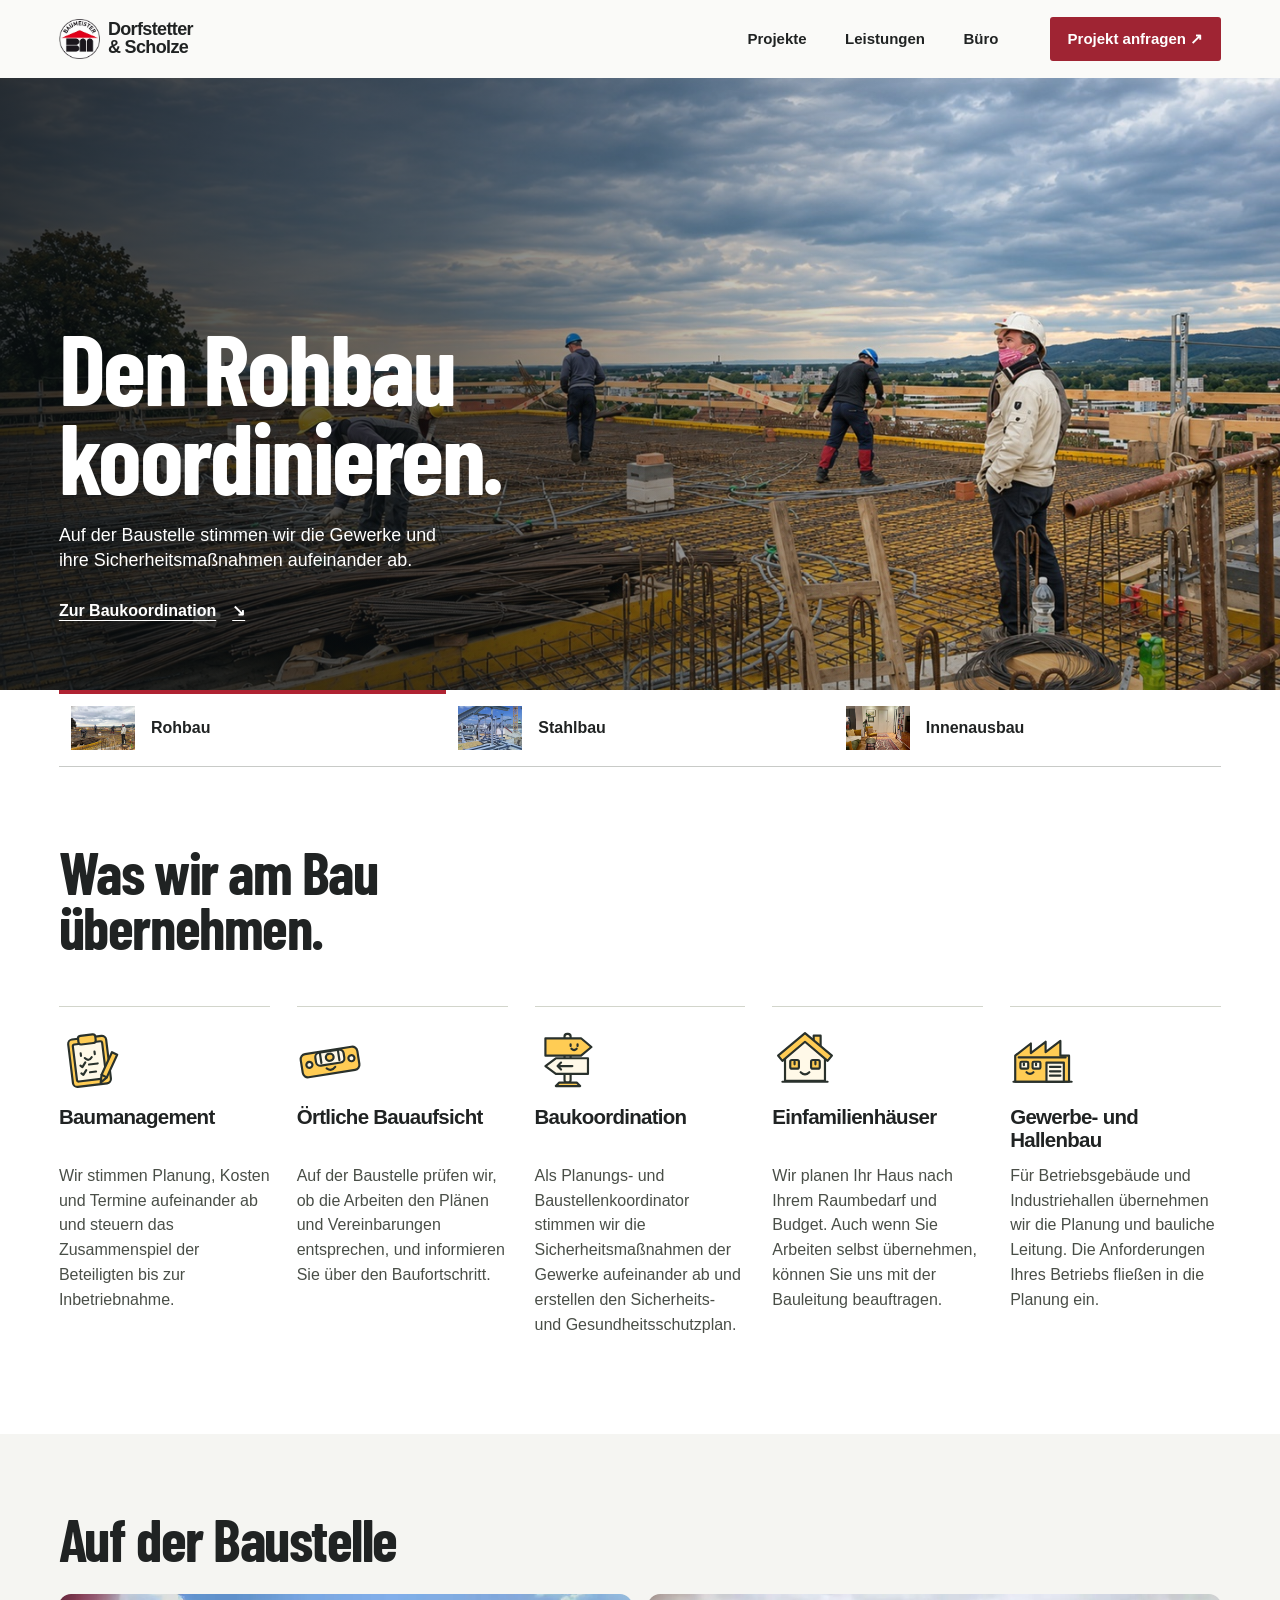
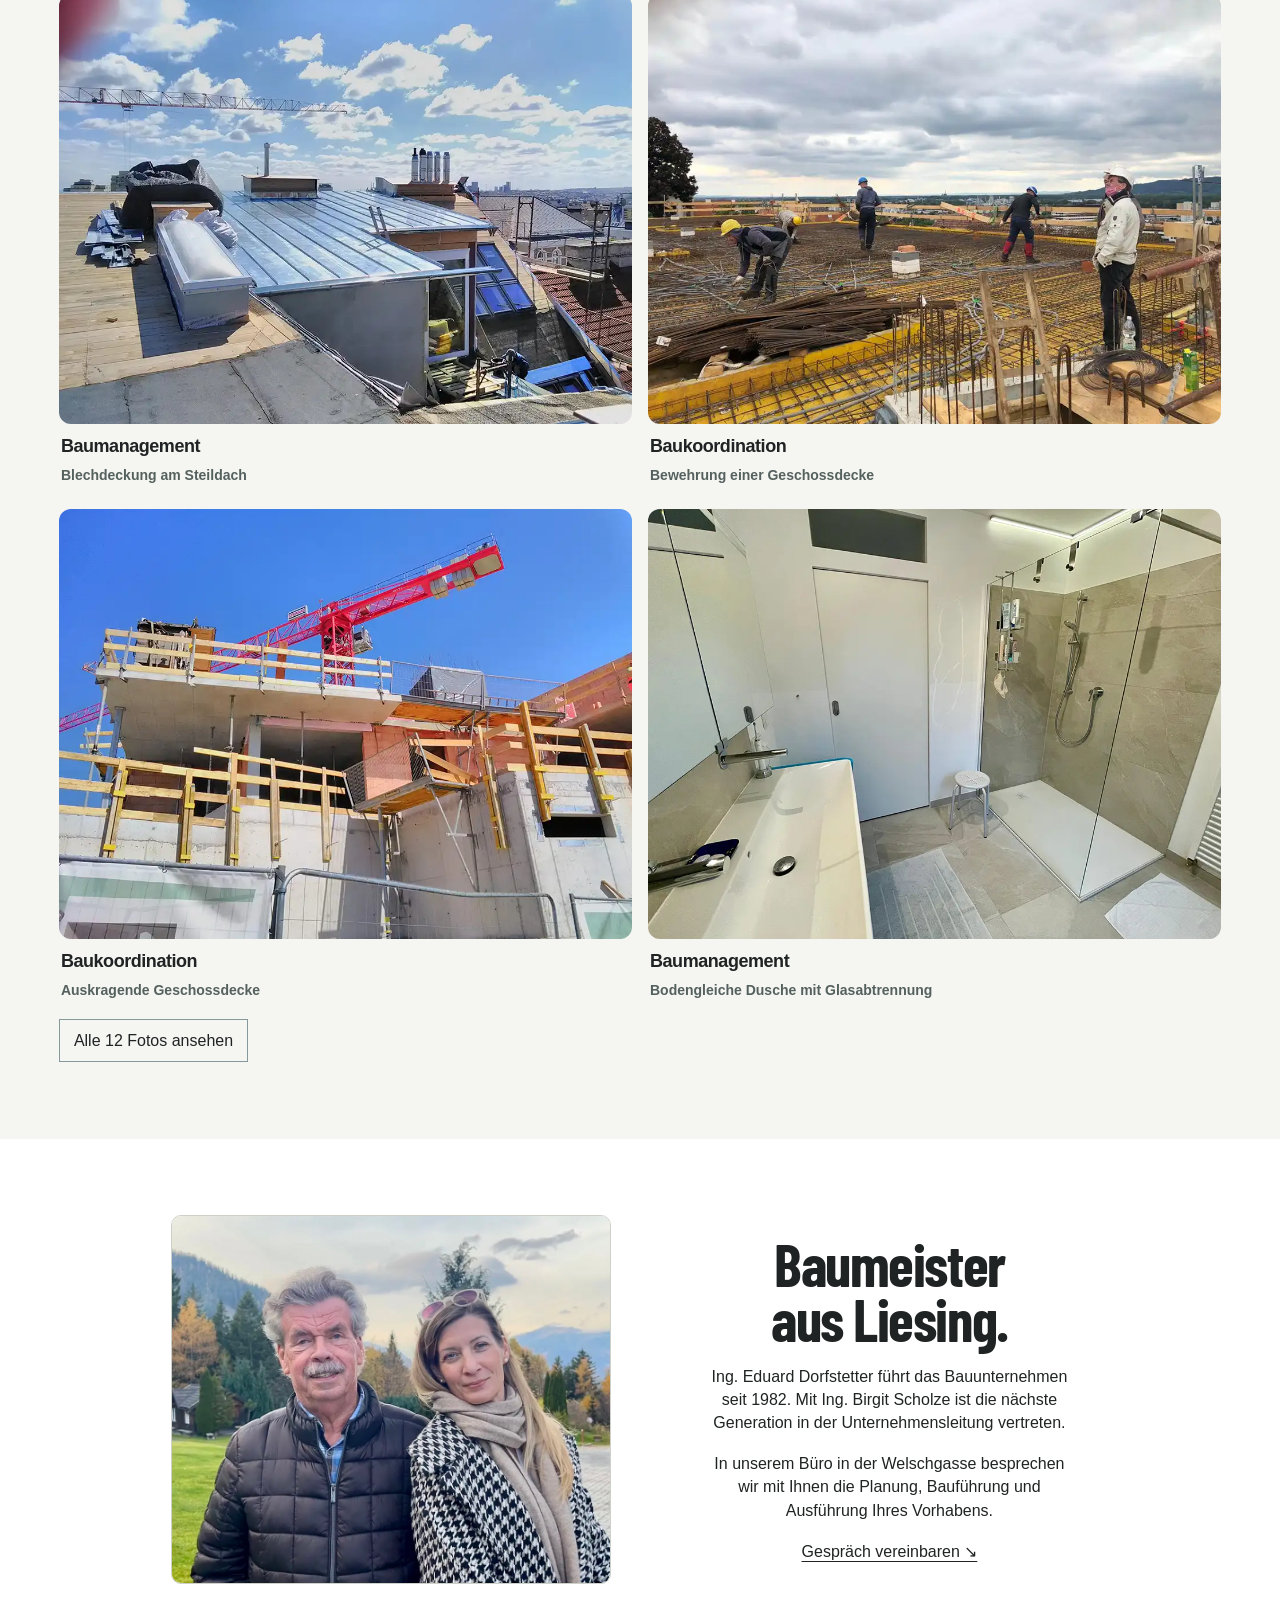
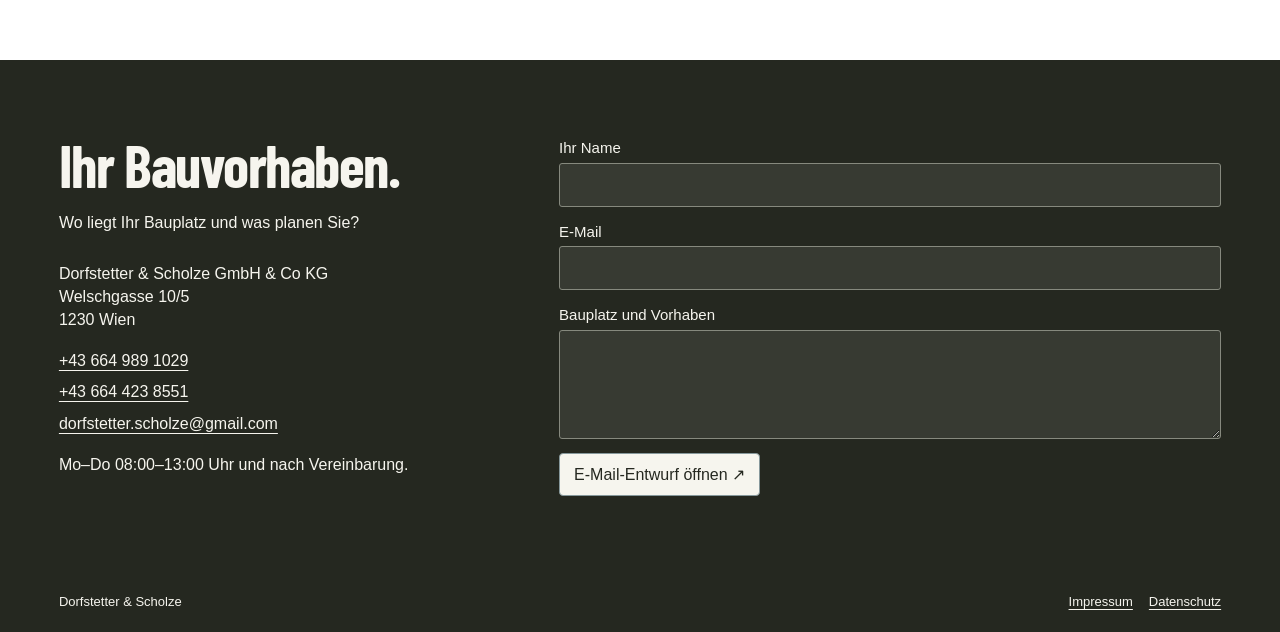
<file: index.html>
<!doctype html>
<html lang="de-AT">
<head>
<meta charset="utf-8">
<meta name="viewport" content="width=device-width, initial-scale=1, viewport-fit=cover">
<title>Dorfstetter &amp; Scholze | Baumeister in Wien-Liesing</title>
<meta name="description" content="Bauplanung, Bauführung, örtliche Bauaufsicht und Baukoordination in Wien und Niederösterreich. Dorfstetter &amp; Scholze in 1230 Wien.">
<meta name="theme-color" content="#fafaf8">
<link rel="icon" href="media/logo.png">
<link rel="preload" as="image" media="(min-width:751px) and (min-height:501px), (min-width:951px)" href="media/hero-rohbau.jpg" imagesrcset="media/hero-rohbau.jpg 1440w, media/hero-rohbau-4k.jpg 3840w" imagesizes="100vw">
<link rel="stylesheet" href="style.css?referenzen=1">
<link rel="stylesheet" href="mobil.css?hero=4" media="(max-width:750px), (max-width:950px) and (max-height:500px)">
<script src="site.js?referenzen=1" defer></script>
</head>
<body>
<a class="skip" href="#inhalt">Zum Inhalt</a>
<header>
  <a class="wordmark" href="#inhalt" aria-label="Dorfstetter und Scholze, Startseite"><img src="media/logo-klein.webp" alt=""><span>Dorfstetter<br>&amp; Scholze</span></a>
  <nav id="hauptnavigation" aria-label="Hauptnavigation"><a href="#referenzen">Projekte</a><a href="#leistungen">Leistungen</a><a href="#buero">Büro</a></nav>
  <a class="contact-link" href="#kontakt"><span class="cta-prefix">Projekt </span>anfragen <span aria-hidden="true">↗</span></a>
  <button class="menu-toggle" type="button" aria-controls="hauptnavigation" aria-expanded="false" hidden>Menü</button>
</header>
<main id="inhalt">
<section class="dispatch" aria-label="Aufgaben auf der Baustelle">
  <div class="stage" id="motiv-rohbau">
    <picture>
      <source media="(max-width:750px) and (orientation:portrait)" srcset="media/mobil-hoch-rohbau-576.webp 576w, media/mobil-hoch-rohbau-960.webp 960w" sizes="100vw" width="960" height="1440">
      <source media="(max-width:750px), (max-width:950px) and (max-height:500px)" srcset="media/mobil-rohbau-576.webp 576w, media/mobil-rohbau-1080.webp 1080w" sizes="100vw" width="1080" height="675">
      <img src="media/hero-rohbau.jpg" srcset="media/hero-rohbau.jpg 1440w, media/hero-rohbau-4k.jpg 3840w" sizes="100vw" width="3840" height="2160" alt="Mehrere Gewerke arbeiten auf der Bewehrung einer Geschossdecke" fetchpriority="high">
    </picture>
    <div class="stage-copy">
      <h1>Den Rohbau<br>koordinieren.</h1>
      <p>Auf der Baustelle stimmen wir die Gewerke und ihre Sicherheitsmaßnahmen aufeinander ab.</p>
      <a href="#baukoordination">Zur Baukoordination <span aria-hidden="true">↘</span></a>
    </div>
  </div>
  <div class="stage" id="motiv-stahlbau">
    <picture>
      <source media="(max-width:750px) and (orientation:portrait)" srcset="media/mobil-hoch-stahlbau-576.webp 576w, media/mobil-hoch-stahlbau-960.webp 960w" sizes="100vw" width="960" height="1440">
      <source media="(max-width:750px), (max-width:950px) and (max-height:500px)" srcset="media/mobil-stahlbau-576.webp 576w, media/mobil-stahlbau-1080.webp 1080w" sizes="100vw" width="1080" height="675">
      <img src="media/hero-stahlbau.jpg" srcset="media/hero-stahlbau.jpg 1440w, media/hero-stahlbau-4k.jpg 3840w" sizes="100vw" width="3840" height="2160" alt="Montage eines Stahltragwerks auf einer Dachbaustelle" loading="lazy">
    </picture>
    <div class="stage-copy">
      <h1>Stahlbau über<br>den Dächern.</h1>
      <p>Für dieses Dach wurde ein Stahltragwerk aus Stützen und geneigten Trägern montiert. Unser Leistungsbereich war das Baumanagement.</p>
      <a href="#referenzen">Zu den Referenzen <span aria-hidden="true">↘</span></a>
    </div>
  </div>
  <div class="stage" id="motiv-innenausbau">
    <picture>
      <source media="(max-width:750px) and (orientation:portrait)" srcset="media/mobil-hoch-innenausbau-576.webp 576w, media/mobil-hoch-innenausbau-960.webp 960w" sizes="100vw" width="960" height="1440">
      <source media="(max-width:750px), (max-width:950px) and (max-height:500px)" srcset="media/mobil-innenausbau-576.webp 576w, media/mobil-innenausbau-1080.webp 1080w" sizes="100vw" width="1080" height="675">
      <img src="media/hero-innenausbau.jpg" srcset="media/hero-innenausbau.jpg 1440w, media/hero-innenausbau-4k.jpg 3840w" sizes="100vw" width="3840" height="2160" alt="Ausgebauter Wohnraum mit Parkettboden und Bücherregalen" loading="lazy">
    </picture>
    <div class="stage-copy">
      <h1>Innenausbau<br>im Bestand.</h1>
      <p>Der fertige Wohnraum mit Holzboden und eingebauter Innentür ist eine Referenz aus unserem Baumanagement.</p>
      <a href="#kontakt">Bauvorhaben besprechen <span aria-hidden="true">↘</span></a>
    </div>
  </div>
  <div class="chapter-nav" role="radiogroup" aria-label="Baustellenaufnahme wählen">
    <label><input type="radio" name="baumotiv" value="rohbau" aria-controls="motiv-rohbau" checked><img src="media/ref-07.webp" alt=""><span>Rohbau</span></label>
    <label><input type="radio" name="baumotiv" value="stahlbau" aria-controls="motiv-stahlbau"><img src="media/ref-05.webp" alt=""><span>Stahlbau</span></label>
    <label><input type="radio" name="baumotiv" value="innenausbau" aria-controls="motiv-innenausbau"><img src="media/ref-03.webp" alt=""><span>Innenausbau</span></label>
  </div>
</section>
<section class="services section" id="leistungen">
  <div class="section-heading"><h2>Was wir am Bau übernehmen.</h2></div>
  <div class="service-list">
  <article id="baumanagement"><img src="media/zeichen-management.svg" alt="" width="76" height="76"><div><h3>Baumanagement</h3><p>Wir stimmen Planung, Kosten und Termine aufeinander ab und steuern das Zusammenspiel der Beteiligten bis zur Inbetriebnahme.</p></div></article>
  <article id="bauaufsicht"><img src="media/zeichen-aufsicht.svg" alt="" width="76" height="76"><div><h3>Örtliche Bauaufsicht</h3><p>Auf der Baustelle prüfen wir, ob die Arbeiten den Plänen und Vereinbarungen entsprechen, und informieren Sie über den Baufortschritt.</p></div></article>
  <article id="baukoordination"><img src="media/zeichen-koordination.svg" alt="" width="76" height="76"><div><h3>Baukoordination</h3><p>Als Planungs- und Baustellenkoordinator stimmen wir die Sicherheitsmaßnahmen der Gewerke aufeinander ab und erstellen den Sicherheits- und Gesundheitsschutzplan.</p></div></article>
  <article id="einfamilienhaeuser"><img src="media/zeichen-einfamilienhaus.svg" alt="" width="76" height="76"><div><h3>Einfamilienhäuser</h3><p>Wir planen Ihr Haus nach Ihrem Raumbedarf und Budget. Auch wenn Sie Arbeiten selbst übernehmen, können Sie uns mit der Bauleitung beauftragen.</p></div></article>
  <article id="hallenbau"><img src="media/zeichen-hallenbau.svg" alt="" width="76" height="76"><div><h3>Gewerbe- und Hallenbau</h3><p>Für Betriebsgebäude und Industriehallen übernehmen wir die Planung und bauliche Leitung. Die Anforderungen Ihres Betriebs fließen in die Planung ein.</p></div></article>
  </div>
</section>
<section class="portfolio section" id="referenzen"><div class="section-heading"><h2>Auf der Baustelle</h2></div>
<div class="gallery">
<a class="photo" href="referenzen/arbeiten-am-dach.html" target="_blank" rel="noopener" aria-label="Baumanagement – Blechdeckung am Steildach (öffnet in neuem Tab)"><img loading="lazy" alt="" src="media/ref-04.webp"><span>Baumanagement<small>Blechdeckung am Steildach</small></span></a>
<a class="photo" href="referenzen/bewehrung-auf-der-baustelle.html" target="_blank" rel="noopener" aria-label="Baukoordination – Bewehrung einer Geschossdecke (öffnet in neuem Tab)"><img loading="lazy" alt="" src="media/ref-07.webp"><span>Baukoordination<small>Bewehrung einer Geschossdecke</small></span></a>
<a class="photo" href="referenzen/deckenbau.html" target="_blank" rel="noopener" aria-label="Baukoordination – Auskragende Geschossdecke (öffnet in neuem Tab)"><img loading="lazy" alt="" src="media/ref-10.webp"><span>Baukoordination<small>Auskragende Geschossdecke</small></span></a>
<a class="photo" href="referenzen/duschbereich-im-innenausbau.html" target="_blank" rel="noopener" aria-label="Baumanagement – Bodengleiche Dusche mit Glasabtrennung (öffnet in neuem Tab)"><img loading="lazy" alt="" src="media/ref-01.webp"><span>Baumanagement<small>Bodengleiche Dusche mit Glasabtrennung</small></span></a>
<a class="photo" href="referenzen/dachterrasse.html" target="_blank" rel="noopener" aria-label="Baukoordination – Dachterrasse mit Holzbelag (öffnet in neuem Tab)"><img loading="lazy" alt="" src="media/ref-11.webp"><span>Baukoordination<small>Dachterrasse mit Holzbelag</small></span></a>
<a class="photo" href="referenzen/stahltragwerk.html" target="_blank" rel="noopener" aria-label="Baumanagement – Stahlkonstruktion für ein Dach (öffnet in neuem Tab)"><img loading="lazy" alt="" src="media/ref-05.webp"><span>Baumanagement<small>Stahlkonstruktion für ein Dach</small></span></a>
<a class="photo" href="referenzen/rohbau-und-geruest.html" target="_blank" rel="noopener" aria-label="Baukoordination – Rohbau mit abgestützter Geschossdecke (öffnet in neuem Tab)"><img loading="lazy" alt="" src="media/ref-06.webp"><span>Baukoordination<small>Rohbau mit abgestützter Geschossdecke</small></span></a>
<a class="photo" href="referenzen/fassadenarbeiten.html" target="_blank" rel="noopener" aria-label="Baukoordination – Gerüst für die Fassadenarbeiten (öffnet in neuem Tab)"><img loading="lazy" alt="" src="media/ref-08.webp"><span>Baukoordination<small>Gerüst für die Fassadenarbeiten</small></span></a>
<a class="photo" href="referenzen/rohbau-mit-kran.html" target="_blank" rel="noopener" aria-label="Baukoordination – Rohbau mit Turmdrehkran (öffnet in neuem Tab)"><img loading="lazy" alt="" src="media/ref-09.webp"><span>Baukoordination<small>Rohbau mit Turmdrehkran</small></span></a>
<a class="photo" href="referenzen/sanitaerarbeiten.html" target="_blank" rel="noopener" aria-label="Baumanagement – Sanitärausbau mit Vorwandinstallation (öffnet in neuem Tab)"><img loading="lazy" alt="" src="media/ref-02.webp"><span>Baumanagement<small>Sanitärausbau mit Vorwandinstallation</small></span></a>
<a class="photo" href="referenzen/fertiger-wohnraum.html" target="_blank" rel="noopener" aria-label="Baumanagement – Innenausbau eines Wohnraums (öffnet in neuem Tab)"><img loading="lazy" alt="" src="media/ref-03.webp"><span>Baumanagement<small>Innenausbau eines Wohnraums</small></span></a>
<a class="photo" href="referenzen/dachanschluss.html" target="_blank" rel="noopener" aria-label="Baukoordination – Dachfenster und Zugang zur oberen Dachfläche (öffnet in neuem Tab)"><img loading="lazy" alt="" src="media/ref-12.webp"><span>Baukoordination<small>Dachfenster und Zugang zur oberen Dachfläche</small></span></a>
</div><button class="expand" hidden>Alle 12 Fotos ansehen</button></section>
<section class="office section" id="buero" aria-labelledby="office-heading">
  <figure class="portrait"><img src="media/buero-portraet.jpg" width="975" height="815" loading="lazy" alt="Zwei Personen vor bewaldeten Bergen"></figure>
  <div><h2 id="office-heading">Baumeister<br>aus Liesing.</h2>
    <p>Ing. Eduard Dorfstetter führt das Bauunternehmen seit 1982. Mit Ing. Birgit Scholze ist die nächste Generation in der Unternehmensleitung vertreten.</p>
    <p>In unserem Büro in der Welschgasse besprechen wir mit Ihnen die Planung, Bauführung und Ausführung Ihres Vorhabens.</p>
    <a href="#kontakt">Gespräch vereinbaren ↘</a>
  </div>
</section>
<section class="contact section" id="kontakt" aria-labelledby="contact-heading">
  <div><h2 id="contact-heading">Ihr Bauvorhaben.</h2>
    <p>Wo liegt Ihr Bauplatz und was planen Sie?</p>
    <address>Dorfstetter &amp; Scholze GmbH &amp; Co KG<br>Welschgasse 10/5<br>1230 Wien</address>
    <a href="tel:+436649891029">+43 664 989 1029</a>
    <a href="tel:+436644238551">+43 664 423 8551</a>
    <a href="mailto:dorfstetter.scholze@gmail.com">dorfstetter.scholze@gmail.com</a>
    <p>Mo–Do 08:00–13:00 Uhr und nach Vereinbarung.</p>
  </div>
  <form action="mailto:dorfstetter.scholze@gmail.com" method="post" enctype="text/plain">
    <label>Ihr Name<input name="Name" autocomplete="name" required></label>
    <label>E-Mail<input type="email" name="E-Mail" autocomplete="email" required></label>
    <label>Bauplatz und Vorhaben<textarea name="Vorhaben" rows="4" required></textarea></label>
    <button type="submit">E-Mail-Entwurf öffnen ↗</button>
  </form>
</section>
</main><footer><span>Dorfstetter &amp; Scholze</span><div><a href="https://www.edu-der-baumeister.at/impressum">Impressum</a><a href="https://www.edu-der-baumeister.at/datenschutz-">Datenschutz</a></div></footer>
</body></html>
</file>
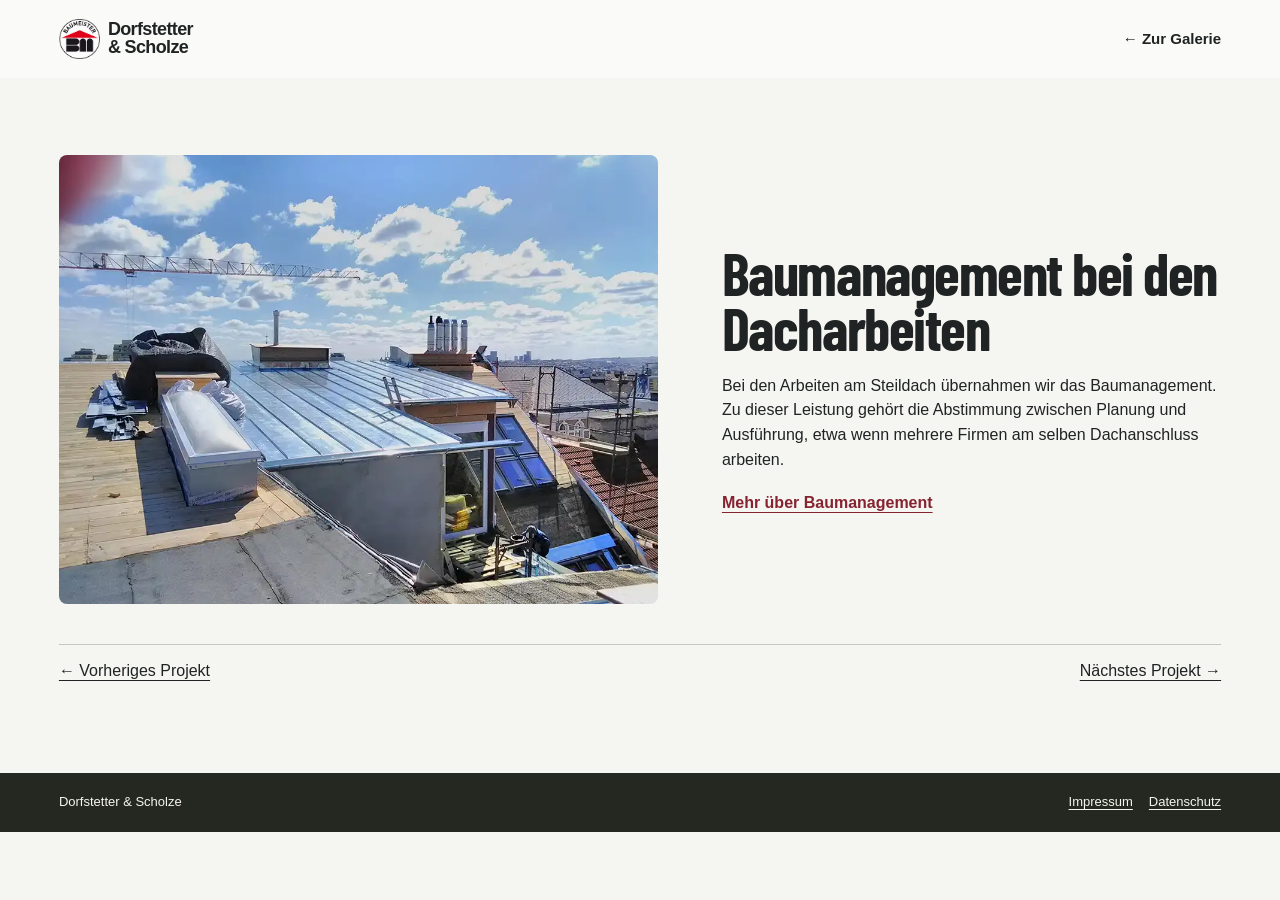
<file: referenzen/arbeiten-am-dach.html>
<!doctype html>
<html lang="de-AT">
<head>
  <meta charset="utf-8">
  <meta name="viewport" content="width=device-width, initial-scale=1">
  <title>Baumanagement bei den Dacharbeiten | Dorfstetter &amp; Scholze</title>
  <link rel="icon" href="../media/logo-klein.webp">
  <link rel="stylesheet" href="../style.css?referenzen=1">
</head>
<body>
<header class="reference-header">
  <a href="../index.html" class="wordmark"><img src="../media/logo-klein.webp" alt=""><span>Dorfstetter<br>&amp; Scholze</span></a>
  <a href="../index.html#referenzen">← Zur Galerie</a>
</header>
<main class="reference-page">
  <article class="photo-detail">
    <img src="../media/ref-04.webp" alt="Blechdeckung am Steildach">
    <div>
      <h1>Baumanagement bei den Dacharbeiten</h1>
      <p class="project-scope">Bei den Arbeiten am Steildach übernahmen wir das Baumanagement. Zu dieser Leistung gehört die Abstimmung zwischen Planung und Ausführung, etwa wenn mehrere Firmen am selben Dachanschluss arbeiten.</p>
      <a class="scope-link" href="../index.html#baumanagement">Mehr über Baumanagement</a>
    </div>
  </article>
  <nav class="reference-links" aria-label="Weitere Referenzen">
    <a href="dachanschluss.html" rel="prev">← Vorheriges Projekt</a>
    <a href="bewehrung-auf-der-baustelle.html" rel="next">Nächstes Projekt →</a>
  </nav>
</main>
<footer><span>Dorfstetter &amp; Scholze</span><div><a href="https://www.edu-der-baumeister.at/impressum">Impressum</a><a href="https://www.edu-der-baumeister.at/datenschutz-">Datenschutz</a></div></footer>
</body>
</html>
</file>
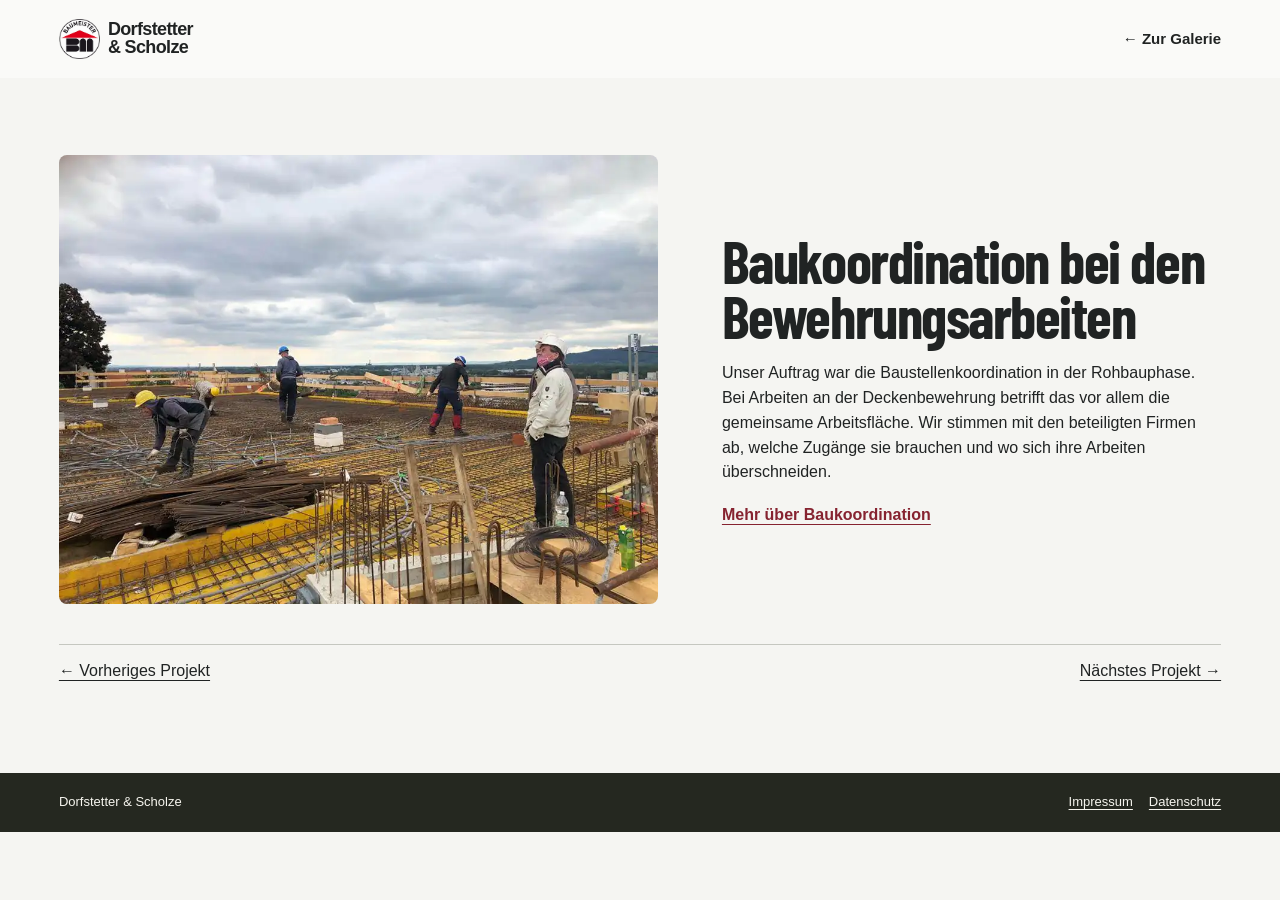
<file: referenzen/bewehrung-auf-der-baustelle.html>
<!doctype html>
<html lang="de-AT">
<head>
  <meta charset="utf-8">
  <meta name="viewport" content="width=device-width, initial-scale=1">
  <title>Baukoordination bei den Bewehrungsarbeiten | Dorfstetter &amp; Scholze</title>
  <link rel="icon" href="../media/logo-klein.webp">
  <link rel="stylesheet" href="../style.css?referenzen=1">
</head>
<body>
<header class="reference-header">
  <a href="../index.html" class="wordmark"><img src="../media/logo-klein.webp" alt=""><span>Dorfstetter<br>&amp; Scholze</span></a>
  <a href="../index.html#referenzen">← Zur Galerie</a>
</header>
<main class="reference-page">
  <article class="photo-detail">
    <img src="../media/ref-07.webp" alt="Bewehrung einer Geschossdecke">
    <div>
      <h1>Baukoordination bei den Bewehrungsarbeiten</h1>
      <p class="project-scope">Unser Auftrag war die Baustellenkoordination in der Rohbauphase. Bei Arbeiten an der Deckenbewehrung betrifft das vor allem die gemeinsame Arbeitsfläche. Wir stimmen mit den beteiligten Firmen ab, welche Zugänge sie brauchen und wo sich ihre Arbeiten überschneiden.</p>
      <a class="scope-link" href="../index.html#baukoordination">Mehr über Baukoordination</a>
    </div>
  </article>
  <nav class="reference-links" aria-label="Weitere Referenzen">
    <a href="arbeiten-am-dach.html" rel="prev">← Vorheriges Projekt</a>
    <a href="deckenbau.html" rel="next">Nächstes Projekt →</a>
  </nav>
</main>
<footer><span>Dorfstetter &amp; Scholze</span><div><a href="https://www.edu-der-baumeister.at/impressum">Impressum</a><a href="https://www.edu-der-baumeister.at/datenschutz-">Datenschutz</a></div></footer>
</body>
</html>
</file>
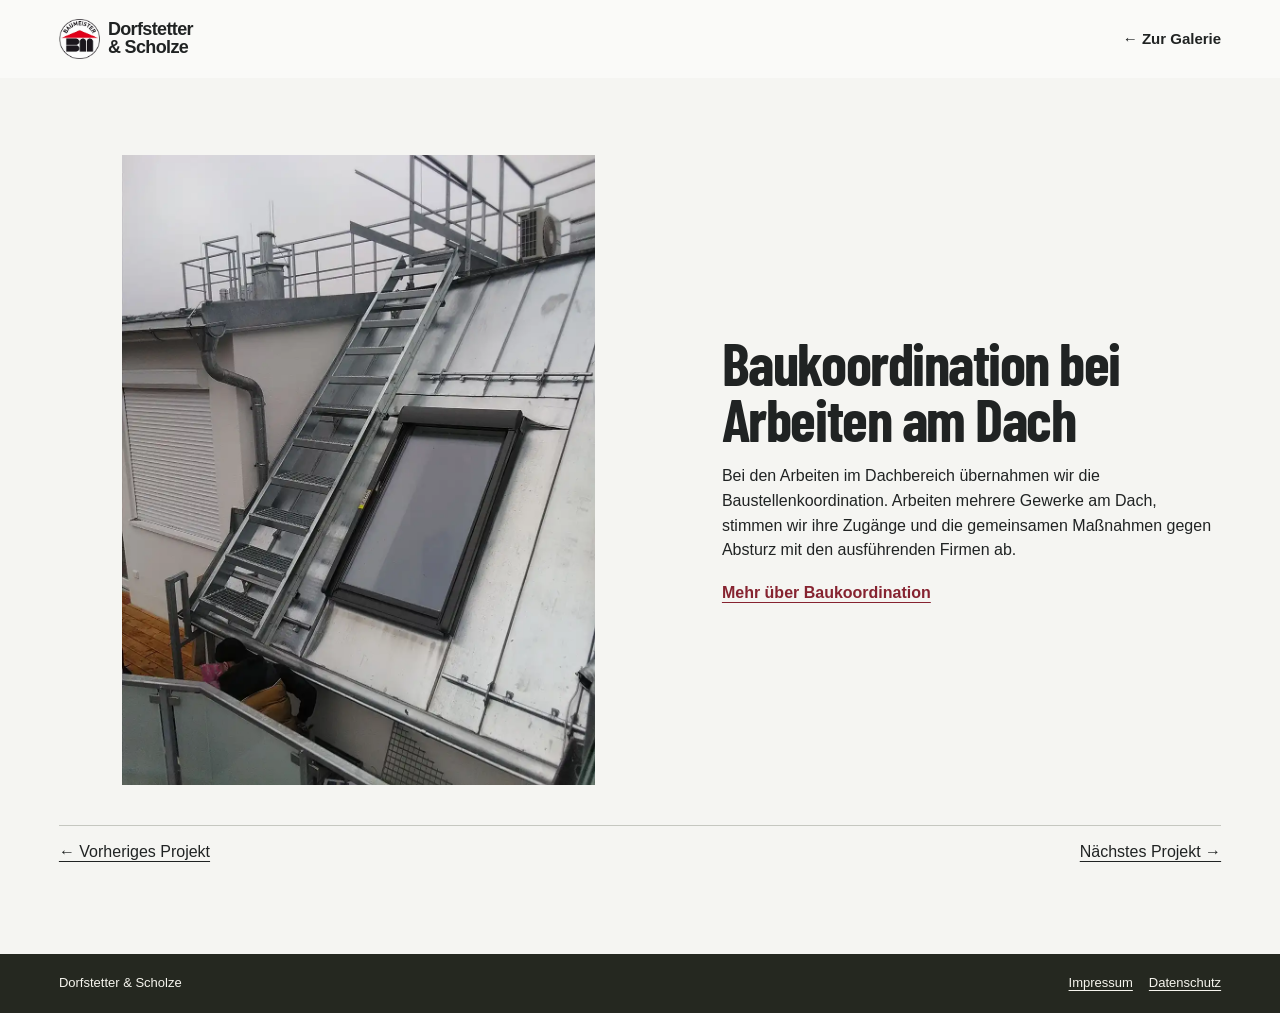
<file: referenzen/dachanschluss.html>
<!doctype html>
<html lang="de-AT">
<head>
  <meta charset="utf-8">
  <meta name="viewport" content="width=device-width, initial-scale=1">
  <title>Baukoordination bei Arbeiten am Dach | Dorfstetter &amp; Scholze</title>
  <link rel="icon" href="../media/logo-klein.webp">
  <link rel="stylesheet" href="../style.css?referenzen=1">
</head>
<body>
<header class="reference-header">
  <a href="../index.html" class="wordmark"><img src="../media/logo-klein.webp" alt=""><span>Dorfstetter<br>&amp; Scholze</span></a>
  <a href="../index.html#referenzen">← Zur Galerie</a>
</header>
<main class="reference-page">
  <article class="photo-detail">
    <img src="../media/ref-12.webp" alt="Dachfenster und Zugang zur oberen Dachfläche">
    <div>
      <h1>Baukoordination bei Arbeiten am Dach</h1>
      <p class="project-scope">Bei den Arbeiten im Dachbereich übernahmen wir die Baustellenkoordination. Arbeiten mehrere Gewerke am Dach, stimmen wir ihre Zugänge und die gemeinsamen Maßnahmen gegen Absturz mit den ausführenden Firmen ab.</p>
      <a class="scope-link" href="../index.html#baukoordination">Mehr über Baukoordination</a>
    </div>
  </article>
  <nav class="reference-links" aria-label="Weitere Referenzen">
    <a href="fertiger-wohnraum.html" rel="prev">← Vorheriges Projekt</a>
    <a href="arbeiten-am-dach.html" rel="next">Nächstes Projekt →</a>
  </nav>
</main>
<footer><span>Dorfstetter &amp; Scholze</span><div><a href="https://www.edu-der-baumeister.at/impressum">Impressum</a><a href="https://www.edu-der-baumeister.at/datenschutz-">Datenschutz</a></div></footer>
</body>
</html>
</file>
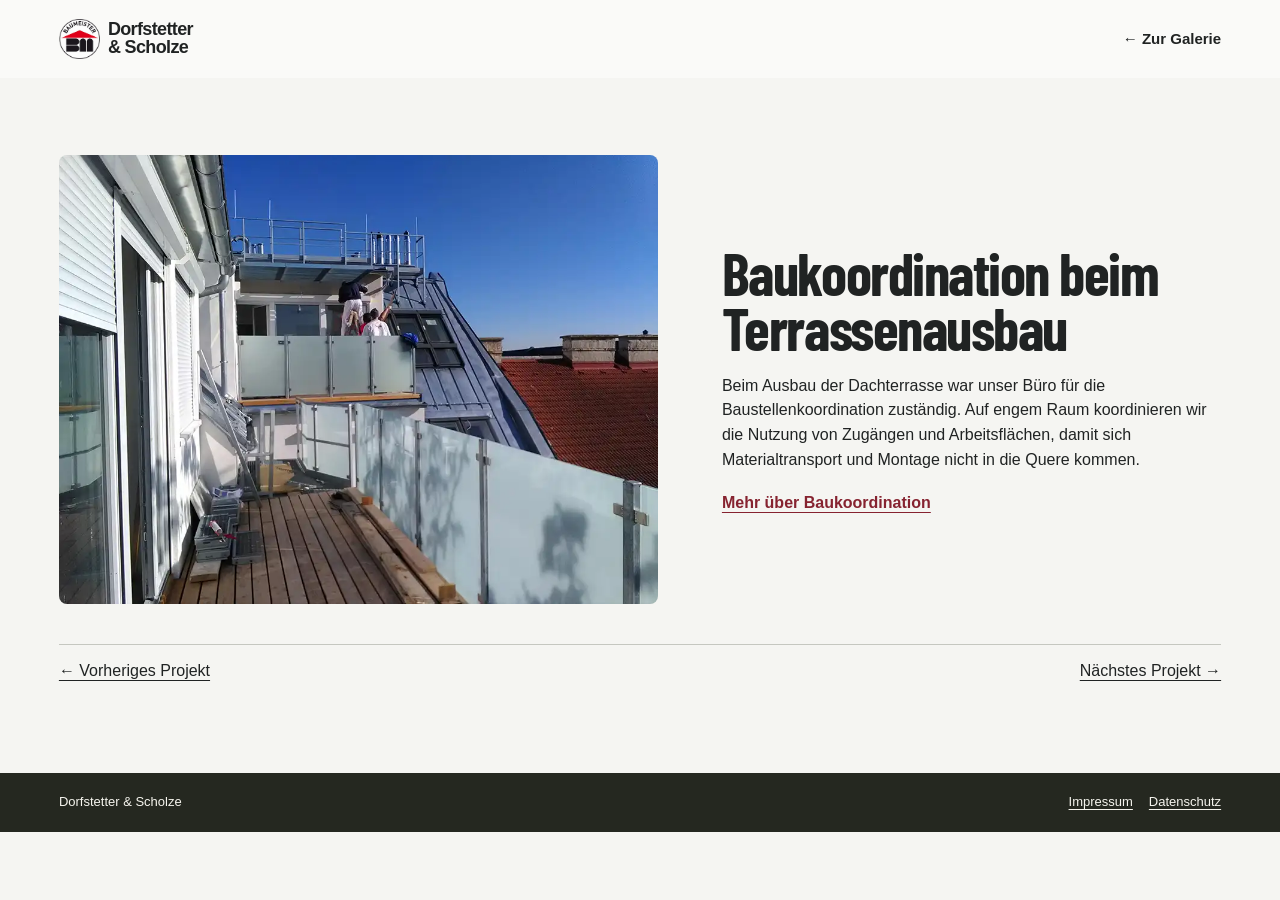
<file: referenzen/dachterrasse.html>
<!doctype html>
<html lang="de-AT">
<head>
  <meta charset="utf-8">
  <meta name="viewport" content="width=device-width, initial-scale=1">
  <title>Baukoordination beim Terrassenausbau | Dorfstetter &amp; Scholze</title>
  <link rel="icon" href="../media/logo-klein.webp">
  <link rel="stylesheet" href="../style.css?referenzen=1">
</head>
<body>
<header class="reference-header">
  <a href="../index.html" class="wordmark"><img src="../media/logo-klein.webp" alt=""><span>Dorfstetter<br>&amp; Scholze</span></a>
  <a href="../index.html#referenzen">← Zur Galerie</a>
</header>
<main class="reference-page">
  <article class="photo-detail">
    <img src="../media/ref-11.webp" alt="Dachterrasse mit Holzbelag">
    <div>
      <h1>Baukoordination beim Terrassenausbau</h1>
      <p class="project-scope">Beim Ausbau der Dachterrasse war unser Büro für die Baustellenkoordination zuständig. Auf engem Raum koordinieren wir die Nutzung von Zugängen und Arbeitsflächen, damit sich Materialtransport und Montage nicht in die Quere kommen.</p>
      <a class="scope-link" href="../index.html#baukoordination">Mehr über Baukoordination</a>
    </div>
  </article>
  <nav class="reference-links" aria-label="Weitere Referenzen">
    <a href="duschbereich-im-innenausbau.html" rel="prev">← Vorheriges Projekt</a>
    <a href="stahltragwerk.html" rel="next">Nächstes Projekt →</a>
  </nav>
</main>
<footer><span>Dorfstetter &amp; Scholze</span><div><a href="https://www.edu-der-baumeister.at/impressum">Impressum</a><a href="https://www.edu-der-baumeister.at/datenschutz-">Datenschutz</a></div></footer>
</body>
</html>
</file>
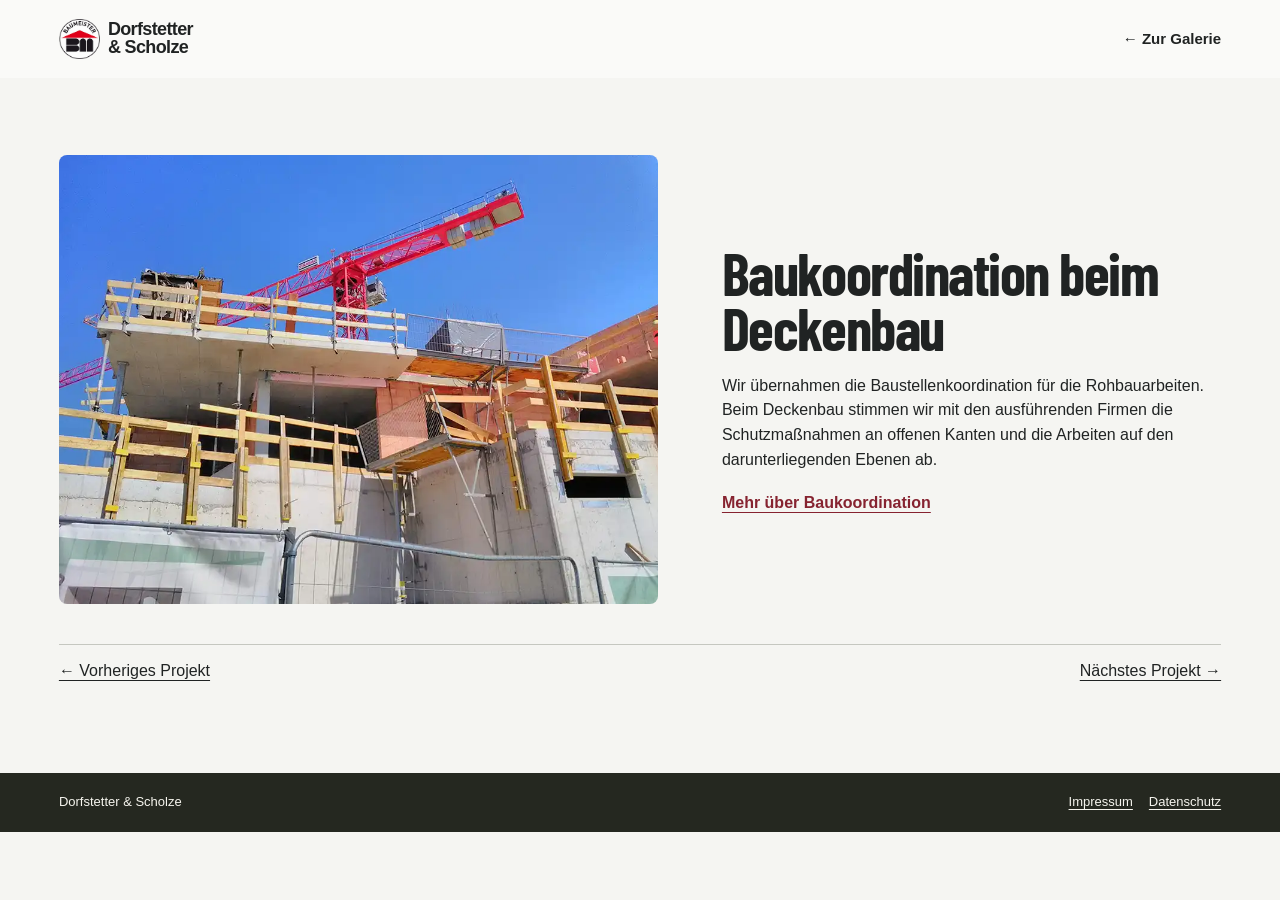
<file: referenzen/deckenbau.html>
<!doctype html>
<html lang="de-AT">
<head>
  <meta charset="utf-8">
  <meta name="viewport" content="width=device-width, initial-scale=1">
  <title>Baukoordination beim Deckenbau | Dorfstetter &amp; Scholze</title>
  <link rel="icon" href="../media/logo-klein.webp">
  <link rel="stylesheet" href="../style.css?referenzen=1">
</head>
<body>
<header class="reference-header">
  <a href="../index.html" class="wordmark"><img src="../media/logo-klein.webp" alt=""><span>Dorfstetter<br>&amp; Scholze</span></a>
  <a href="../index.html#referenzen">← Zur Galerie</a>
</header>
<main class="reference-page">
  <article class="photo-detail">
    <img src="../media/ref-10.webp" alt="Auskragende Geschossdecke">
    <div>
      <h1>Baukoordination beim Deckenbau</h1>
      <p class="project-scope">Wir übernahmen die Baustellenkoordination für die Rohbauarbeiten. Beim Deckenbau stimmen wir mit den ausführenden Firmen die Schutzmaßnahmen an offenen Kanten und die Arbeiten auf den darunterliegenden Ebenen ab.</p>
      <a class="scope-link" href="../index.html#baukoordination">Mehr über Baukoordination</a>
    </div>
  </article>
  <nav class="reference-links" aria-label="Weitere Referenzen">
    <a href="bewehrung-auf-der-baustelle.html" rel="prev">← Vorheriges Projekt</a>
    <a href="duschbereich-im-innenausbau.html" rel="next">Nächstes Projekt →</a>
  </nav>
</main>
<footer><span>Dorfstetter &amp; Scholze</span><div><a href="https://www.edu-der-baumeister.at/impressum">Impressum</a><a href="https://www.edu-der-baumeister.at/datenschutz-">Datenschutz</a></div></footer>
</body>
</html>
</file>
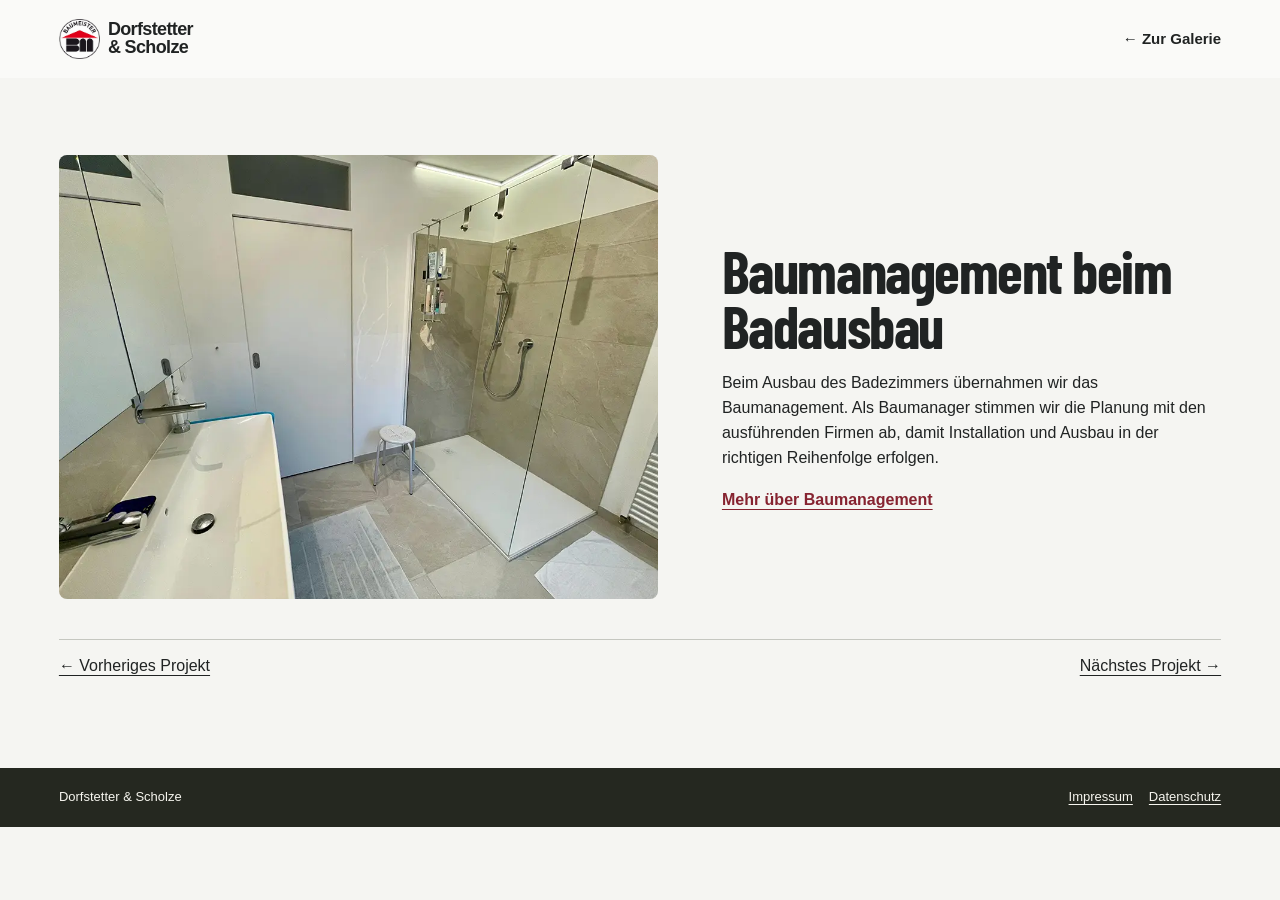
<file: referenzen/duschbereich-im-innenausbau.html>
<!doctype html>
<html lang="de-AT">
<head>
  <meta charset="utf-8">
  <meta name="viewport" content="width=device-width, initial-scale=1">
  <title>Baumanagement beim Badausbau | Dorfstetter &amp; Scholze</title>
  <link rel="icon" href="../media/logo-klein.webp">
  <link rel="stylesheet" href="../style.css?referenzen=1">
</head>
<body>
<header class="reference-header">
  <a href="../index.html" class="wordmark"><img src="../media/logo-klein.webp" alt=""><span>Dorfstetter<br>&amp; Scholze</span></a>
  <a href="../index.html#referenzen">← Zur Galerie</a>
</header>
<main class="reference-page">
  <article class="photo-detail">
    <img src="../media/ref-01.webp" alt="Bodengleiche Dusche mit Glasabtrennung">
    <div>
      <h1>Baumanagement beim Badausbau</h1>
      <p class="project-scope">Beim Ausbau des Badezimmers übernahmen wir das Baumanagement. Als Baumanager stimmen wir die Planung mit den ausführenden Firmen ab, damit Installation und Ausbau in der richtigen Reihenfolge erfolgen.</p>
      <a class="scope-link" href="../index.html#baumanagement">Mehr über Baumanagement</a>
    </div>
  </article>
  <nav class="reference-links" aria-label="Weitere Referenzen">
    <a href="deckenbau.html" rel="prev">← Vorheriges Projekt</a>
    <a href="dachterrasse.html" rel="next">Nächstes Projekt →</a>
  </nav>
</main>
<footer><span>Dorfstetter &amp; Scholze</span><div><a href="https://www.edu-der-baumeister.at/impressum">Impressum</a><a href="https://www.edu-der-baumeister.at/datenschutz-">Datenschutz</a></div></footer>
</body>
</html>
</file>
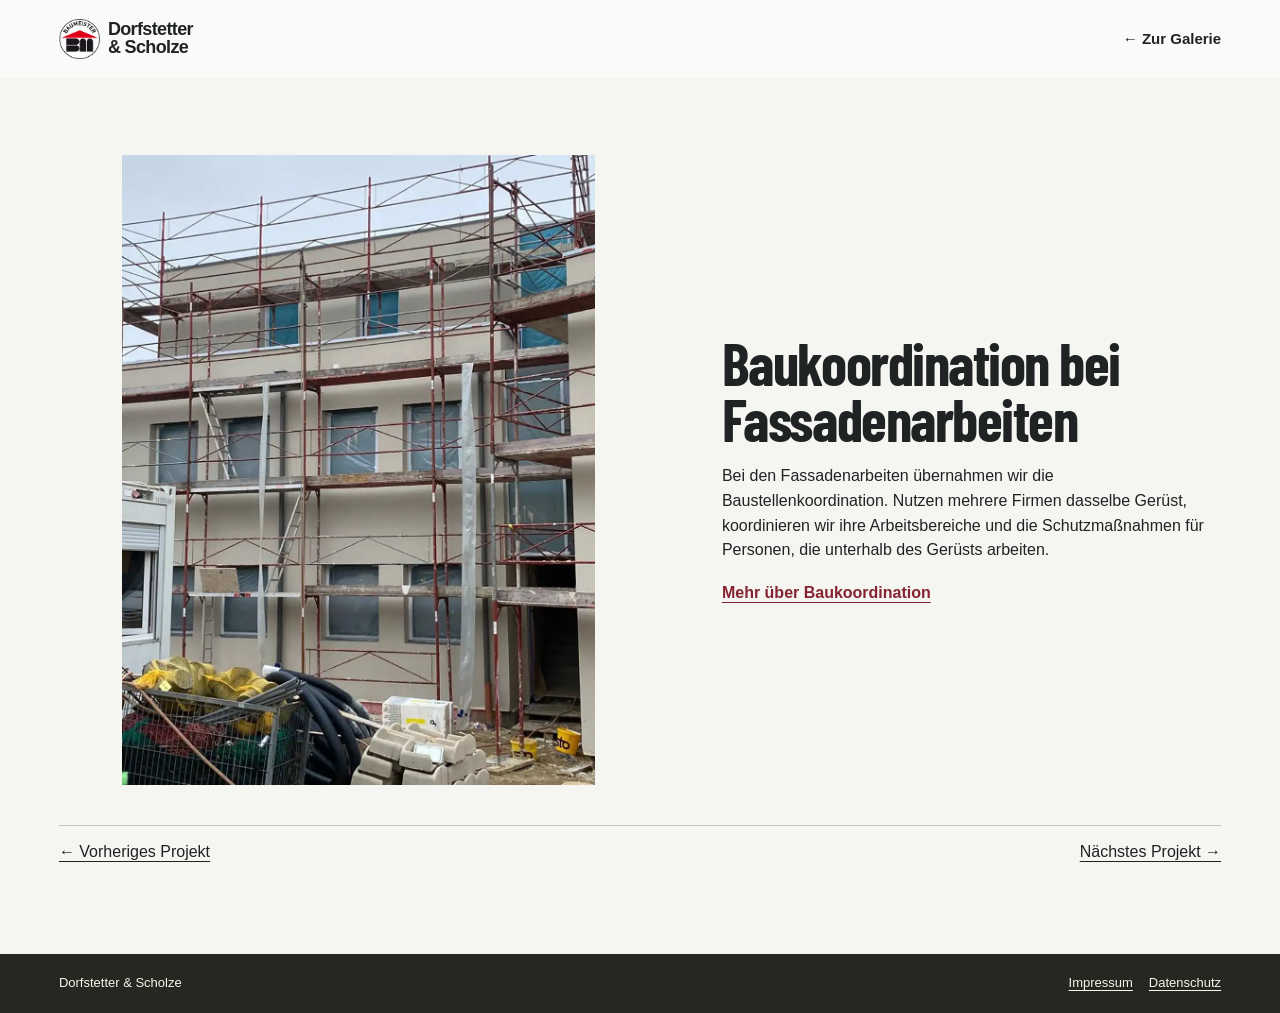
<file: referenzen/fassadenarbeiten.html>
<!doctype html>
<html lang="de-AT">
<head>
  <meta charset="utf-8">
  <meta name="viewport" content="width=device-width, initial-scale=1">
  <title>Baukoordination bei Fassadenarbeiten | Dorfstetter &amp; Scholze</title>
  <link rel="icon" href="../media/logo-klein.webp">
  <link rel="stylesheet" href="../style.css?referenzen=1">
</head>
<body>
<header class="reference-header">
  <a href="../index.html" class="wordmark"><img src="../media/logo-klein.webp" alt=""><span>Dorfstetter<br>&amp; Scholze</span></a>
  <a href="../index.html#referenzen">← Zur Galerie</a>
</header>
<main class="reference-page">
  <article class="photo-detail">
    <img src="../media/ref-08.webp" alt="Gerüst für die Fassadenarbeiten">
    <div>
      <h1>Baukoordination bei Fassadenarbeiten</h1>
      <p class="project-scope">Bei den Fassadenarbeiten übernahmen wir die Baustellenkoordination. Nutzen mehrere Firmen dasselbe Gerüst, koordinieren wir ihre Arbeitsbereiche und die Schutzmaßnahmen für Personen, die unterhalb des Gerüsts arbeiten.</p>
      <a class="scope-link" href="../index.html#baukoordination">Mehr über Baukoordination</a>
    </div>
  </article>
  <nav class="reference-links" aria-label="Weitere Referenzen">
    <a href="rohbau-und-geruest.html" rel="prev">← Vorheriges Projekt</a>
    <a href="rohbau-mit-kran.html" rel="next">Nächstes Projekt →</a>
  </nav>
</main>
<footer><span>Dorfstetter &amp; Scholze</span><div><a href="https://www.edu-der-baumeister.at/impressum">Impressum</a><a href="https://www.edu-der-baumeister.at/datenschutz-">Datenschutz</a></div></footer>
</body>
</html>
</file>
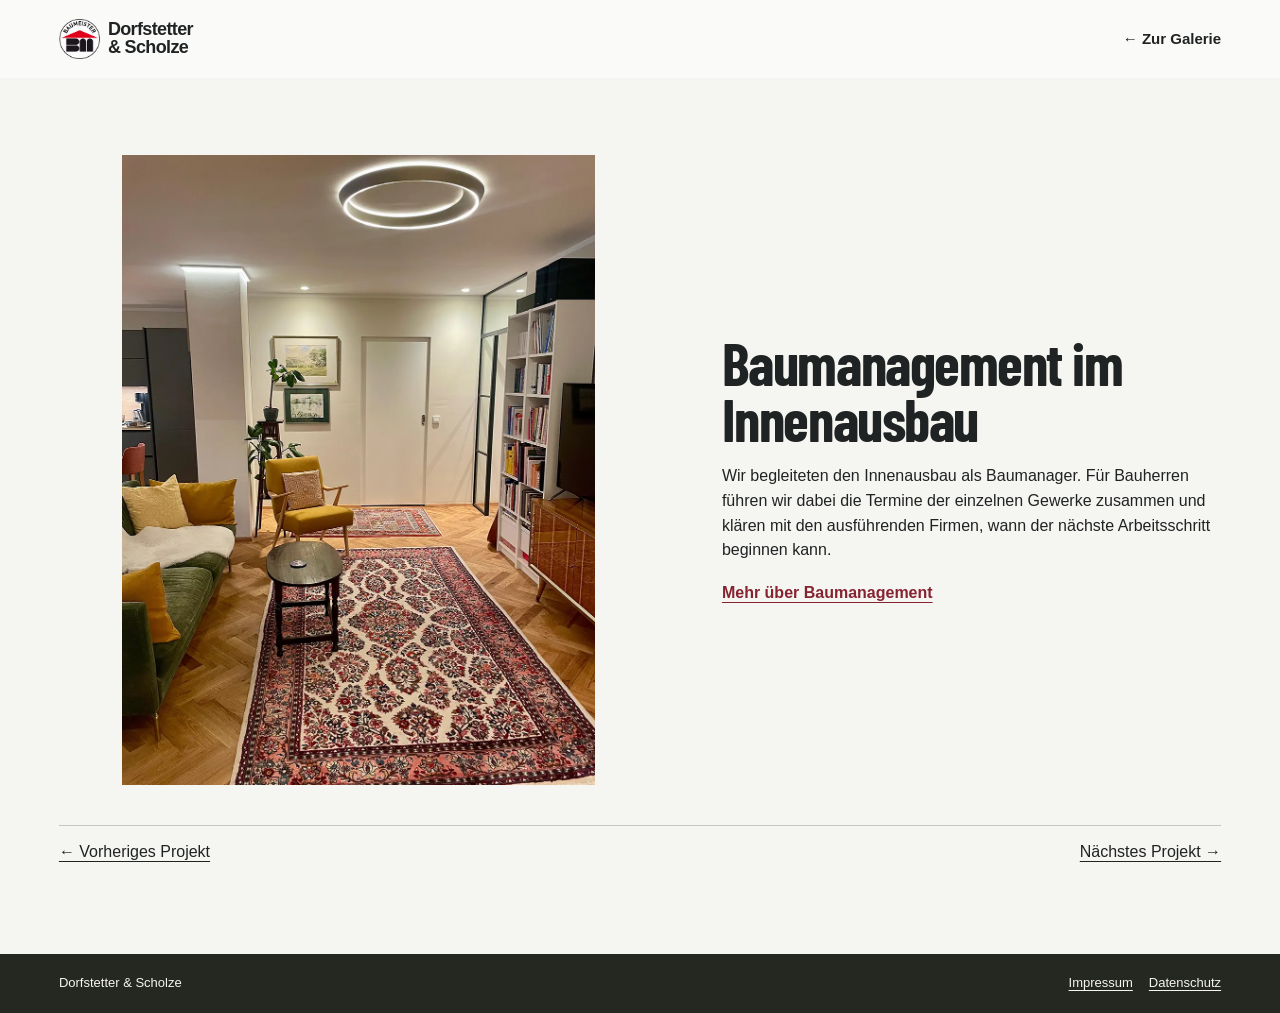
<file: referenzen/fertiger-wohnraum.html>
<!doctype html>
<html lang="de-AT">
<head>
  <meta charset="utf-8">
  <meta name="viewport" content="width=device-width, initial-scale=1">
  <title>Baumanagement im Innenausbau | Dorfstetter &amp; Scholze</title>
  <link rel="icon" href="../media/logo-klein.webp">
  <link rel="stylesheet" href="../style.css?referenzen=1">
</head>
<body>
<header class="reference-header">
  <a href="../index.html" class="wordmark"><img src="../media/logo-klein.webp" alt=""><span>Dorfstetter<br>&amp; Scholze</span></a>
  <a href="../index.html#referenzen">← Zur Galerie</a>
</header>
<main class="reference-page">
  <article class="photo-detail">
    <img src="../media/ref-03.webp" alt="Innenausbau eines Wohnraums">
    <div>
      <h1>Baumanagement im Innenausbau</h1>
      <p class="project-scope">Wir begleiteten den Innenausbau als Baumanager. Für Bauherren führen wir dabei die Termine der einzelnen Gewerke zusammen und klären mit den ausführenden Firmen, wann der nächste Arbeitsschritt beginnen kann.</p>
      <a class="scope-link" href="../index.html#baumanagement">Mehr über Baumanagement</a>
    </div>
  </article>
  <nav class="reference-links" aria-label="Weitere Referenzen">
    <a href="sanitaerarbeiten.html" rel="prev">← Vorheriges Projekt</a>
    <a href="dachanschluss.html" rel="next">Nächstes Projekt →</a>
  </nav>
</main>
<footer><span>Dorfstetter &amp; Scholze</span><div><a href="https://www.edu-der-baumeister.at/impressum">Impressum</a><a href="https://www.edu-der-baumeister.at/datenschutz-">Datenschutz</a></div></footer>
</body>
</html>
</file>
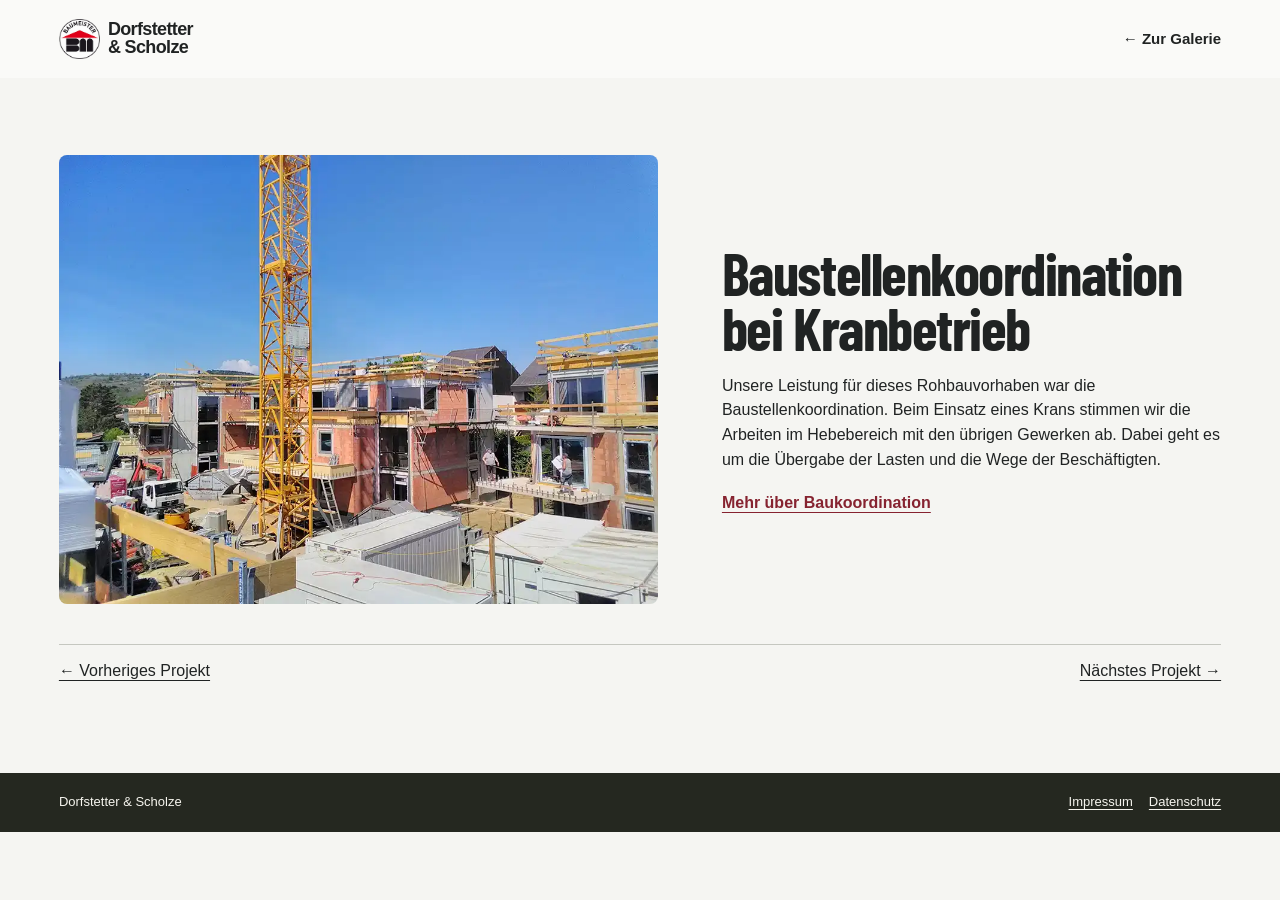
<file: referenzen/rohbau-mit-kran.html>
<!doctype html>
<html lang="de-AT">
<head>
  <meta charset="utf-8">
  <meta name="viewport" content="width=device-width, initial-scale=1">
  <title>Baustellenkoordination bei Kranbetrieb | Dorfstetter &amp; Scholze</title>
  <link rel="icon" href="../media/logo-klein.webp">
  <link rel="stylesheet" href="../style.css?referenzen=1">
</head>
<body>
<header class="reference-header">
  <a href="../index.html" class="wordmark"><img src="../media/logo-klein.webp" alt=""><span>Dorfstetter<br>&amp; Scholze</span></a>
  <a href="../index.html#referenzen">← Zur Galerie</a>
</header>
<main class="reference-page">
  <article class="photo-detail">
    <img src="../media/ref-09.webp" alt="Rohbau mit Turmdrehkran">
    <div>
      <h1>Baustellenkoordination bei Kranbetrieb</h1>
      <p class="project-scope">Unsere Leistung für dieses Rohbauvorhaben war die Baustellenkoordination. Beim Einsatz eines Krans stimmen wir die Arbeiten im Hebebereich mit den übrigen Gewerken ab. Dabei geht es um die Übergabe der Lasten und die Wege der Beschäftigten.</p>
      <a class="scope-link" href="../index.html#baukoordination">Mehr über Baukoordination</a>
    </div>
  </article>
  <nav class="reference-links" aria-label="Weitere Referenzen">
    <a href="fassadenarbeiten.html" rel="prev">← Vorheriges Projekt</a>
    <a href="sanitaerarbeiten.html" rel="next">Nächstes Projekt →</a>
  </nav>
</main>
<footer><span>Dorfstetter &amp; Scholze</span><div><a href="https://www.edu-der-baumeister.at/impressum">Impressum</a><a href="https://www.edu-der-baumeister.at/datenschutz-">Datenschutz</a></div></footer>
</body>
</html>
</file>
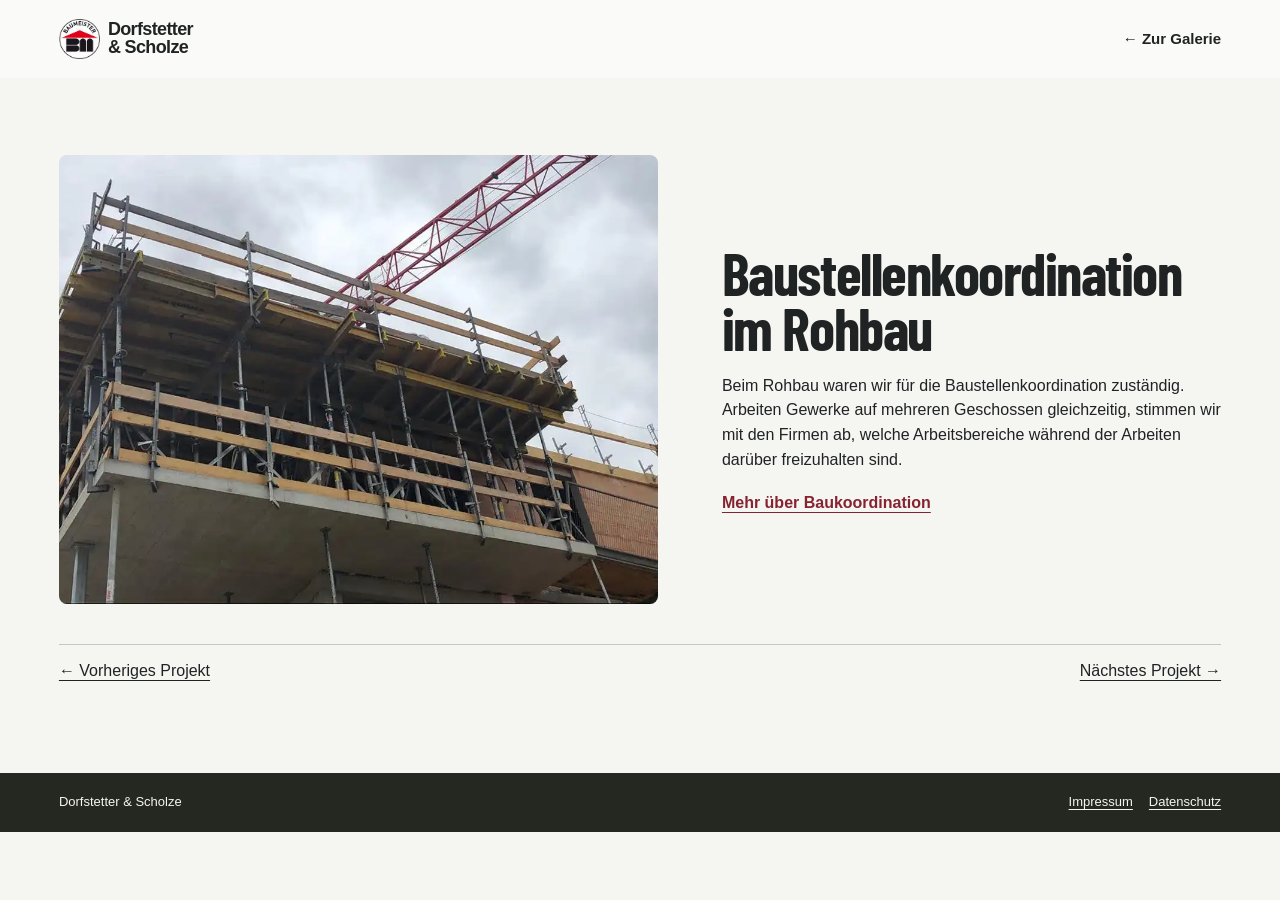
<file: referenzen/rohbau-und-geruest.html>
<!doctype html>
<html lang="de-AT">
<head>
  <meta charset="utf-8">
  <meta name="viewport" content="width=device-width, initial-scale=1">
  <title>Baustellenkoordination im Rohbau | Dorfstetter &amp; Scholze</title>
  <link rel="icon" href="../media/logo-klein.webp">
  <link rel="stylesheet" href="../style.css?referenzen=1">
</head>
<body>
<header class="reference-header">
  <a href="../index.html" class="wordmark"><img src="../media/logo-klein.webp" alt=""><span>Dorfstetter<br>&amp; Scholze</span></a>
  <a href="../index.html#referenzen">← Zur Galerie</a>
</header>
<main class="reference-page">
  <article class="photo-detail">
    <img src="../media/ref-06.webp" alt="Rohbau mit abgestützter Geschossdecke">
    <div>
      <h1>Baustellenkoordination im Rohbau</h1>
      <p class="project-scope">Beim Rohbau waren wir für die Baustellenkoordination zuständig. Arbeiten Gewerke auf mehreren Geschossen gleichzeitig, stimmen wir mit den Firmen ab, welche Arbeitsbereiche während der Arbeiten darüber freizuhalten sind.</p>
      <a class="scope-link" href="../index.html#baukoordination">Mehr über Baukoordination</a>
    </div>
  </article>
  <nav class="reference-links" aria-label="Weitere Referenzen">
    <a href="stahltragwerk.html" rel="prev">← Vorheriges Projekt</a>
    <a href="fassadenarbeiten.html" rel="next">Nächstes Projekt →</a>
  </nav>
</main>
<footer><span>Dorfstetter &amp; Scholze</span><div><a href="https://www.edu-der-baumeister.at/impressum">Impressum</a><a href="https://www.edu-der-baumeister.at/datenschutz-">Datenschutz</a></div></footer>
</body>
</html>
</file>
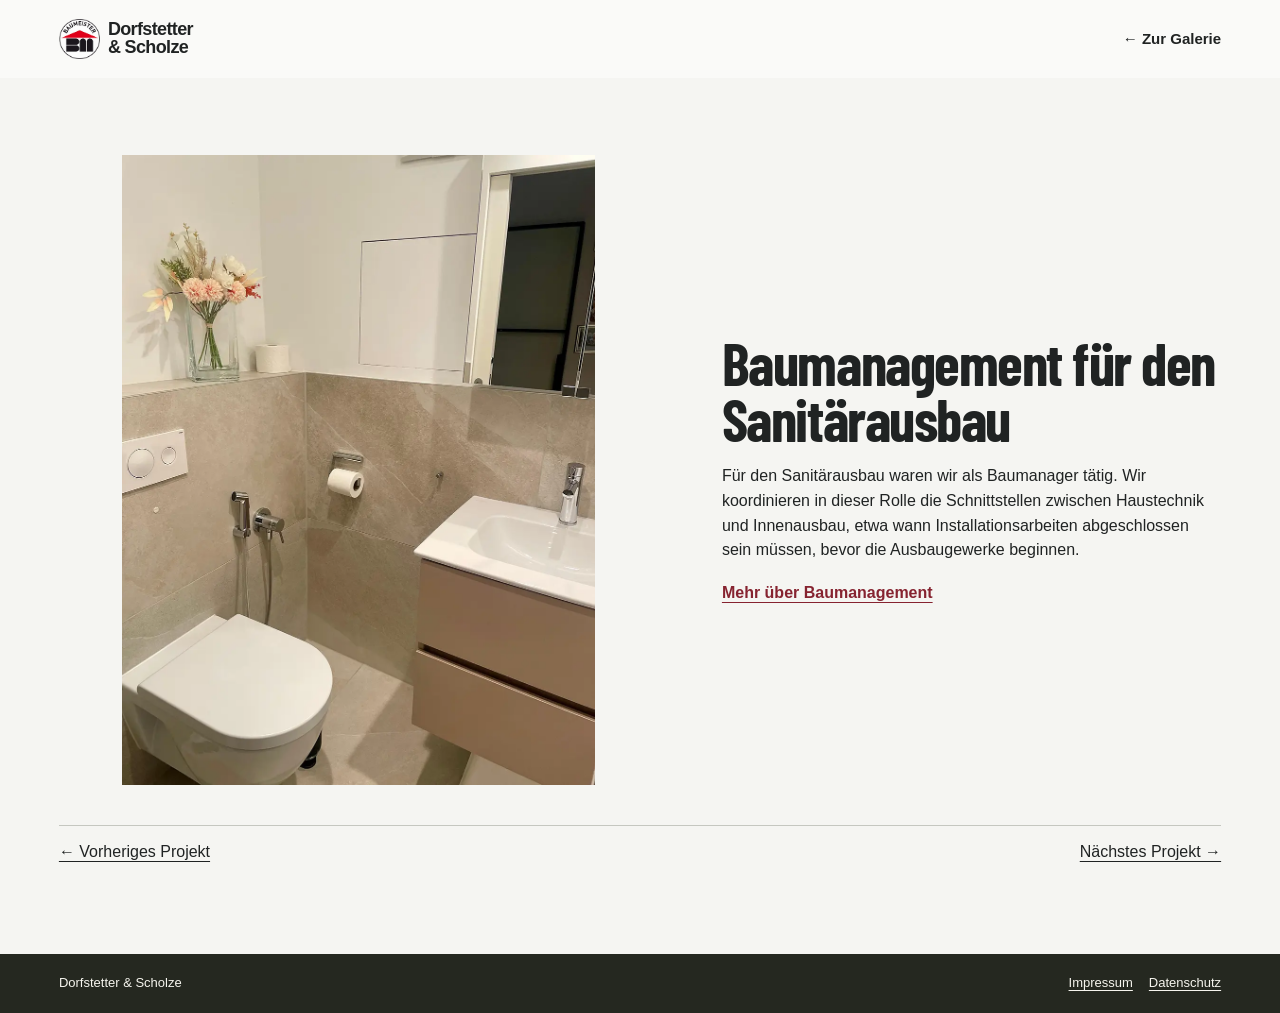
<file: referenzen/sanitaerarbeiten.html>
<!doctype html>
<html lang="de-AT">
<head>
  <meta charset="utf-8">
  <meta name="viewport" content="width=device-width, initial-scale=1">
  <title>Baumanagement für den Sanitärausbau | Dorfstetter &amp; Scholze</title>
  <link rel="icon" href="../media/logo-klein.webp">
  <link rel="stylesheet" href="../style.css?referenzen=1">
</head>
<body>
<header class="reference-header">
  <a href="../index.html" class="wordmark"><img src="../media/logo-klein.webp" alt=""><span>Dorfstetter<br>&amp; Scholze</span></a>
  <a href="../index.html#referenzen">← Zur Galerie</a>
</header>
<main class="reference-page">
  <article class="photo-detail">
    <img src="../media/ref-02.webp" alt="Sanitärausbau mit Vorwandinstallation">
    <div>
      <h1>Baumanagement für den Sanitärausbau</h1>
      <p class="project-scope">Für den Sanitärausbau waren wir als Baumanager tätig. Wir koordinieren in dieser Rolle die Schnittstellen zwischen Haustechnik und Innenausbau, etwa wann Installationsarbeiten abgeschlossen sein müssen, bevor die Ausbaugewerke beginnen.</p>
      <a class="scope-link" href="../index.html#baumanagement">Mehr über Baumanagement</a>
    </div>
  </article>
  <nav class="reference-links" aria-label="Weitere Referenzen">
    <a href="rohbau-mit-kran.html" rel="prev">← Vorheriges Projekt</a>
    <a href="fertiger-wohnraum.html" rel="next">Nächstes Projekt →</a>
  </nav>
</main>
<footer><span>Dorfstetter &amp; Scholze</span><div><a href="https://www.edu-der-baumeister.at/impressum">Impressum</a><a href="https://www.edu-der-baumeister.at/datenschutz-">Datenschutz</a></div></footer>
</body>
</html>
</file>
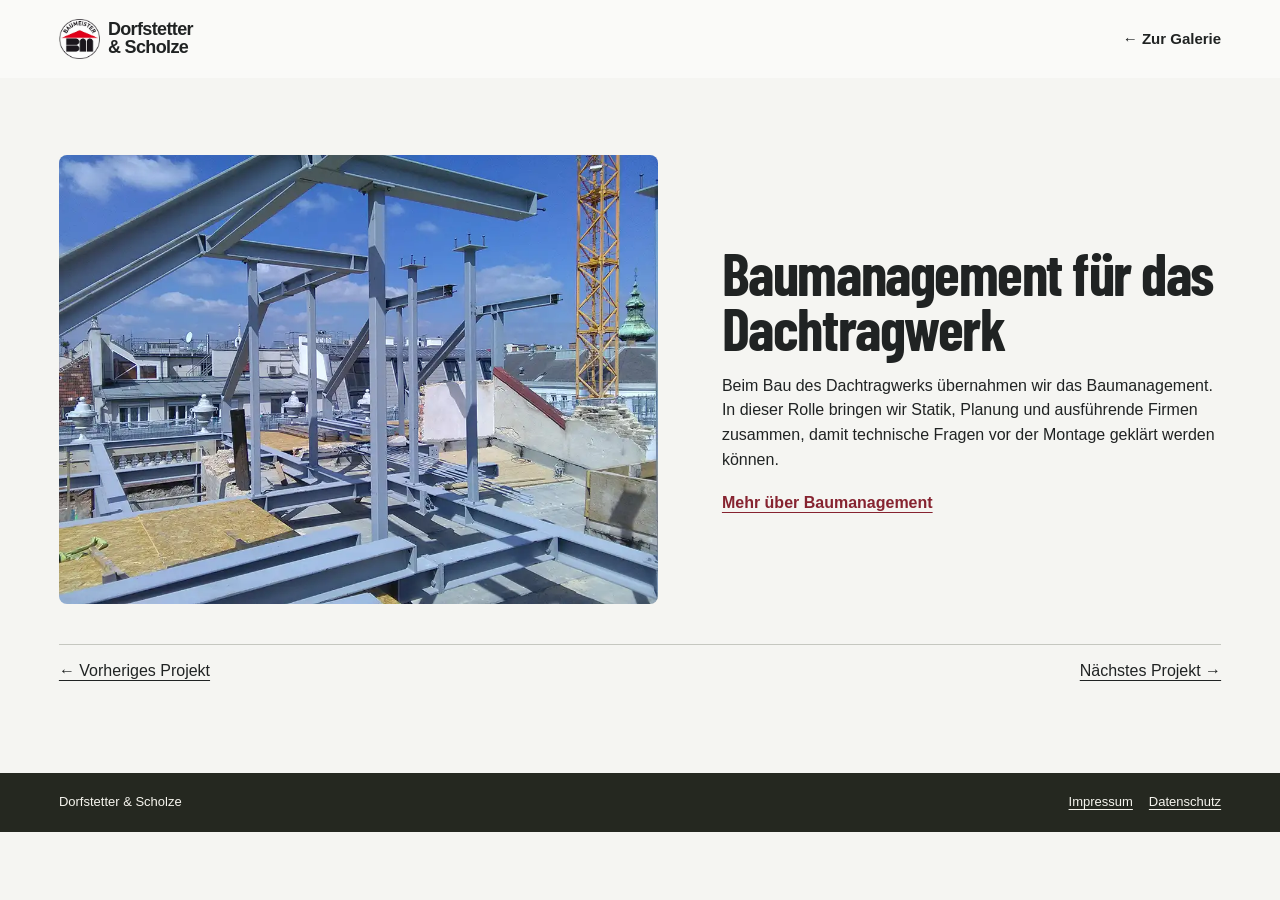
<file: referenzen/stahltragwerk.html>
<!doctype html>
<html lang="de-AT">
<head>
  <meta charset="utf-8">
  <meta name="viewport" content="width=device-width, initial-scale=1">
  <title>Baumanagement für das Dachtragwerk | Dorfstetter &amp; Scholze</title>
  <link rel="icon" href="../media/logo-klein.webp">
  <link rel="stylesheet" href="../style.css?referenzen=1">
</head>
<body>
<header class="reference-header">
  <a href="../index.html" class="wordmark"><img src="../media/logo-klein.webp" alt=""><span>Dorfstetter<br>&amp; Scholze</span></a>
  <a href="../index.html#referenzen">← Zur Galerie</a>
</header>
<main class="reference-page">
  <article class="photo-detail">
    <img src="../media/ref-05.webp" alt="Stahlkonstruktion für ein Dach">
    <div>
      <h1>Baumanagement für das Dachtragwerk</h1>
      <p class="project-scope">Beim Bau des Dachtragwerks übernahmen wir das Baumanagement. In dieser Rolle bringen wir Statik, Planung und ausführende Firmen zusammen, damit technische Fragen vor der Montage geklärt werden können.</p>
      <a class="scope-link" href="../index.html#baumanagement">Mehr über Baumanagement</a>
    </div>
  </article>
  <nav class="reference-links" aria-label="Weitere Referenzen">
    <a href="dachterrasse.html" rel="prev">← Vorheriges Projekt</a>
    <a href="rohbau-und-geruest.html" rel="next">Nächstes Projekt →</a>
  </nav>
</main>
<footer><span>Dorfstetter &amp; Scholze</span><div><a href="https://www.edu-der-baumeister.at/impressum">Impressum</a><a href="https://www.edu-der-baumeister.at/datenschutz-">Datenschutz</a></div></footer>
</body>
</html>
</file>
<file: style.css>
@font-face {
  font-family: Barlow;
  src: url(media/barlow.ttf) format("truetype");
  font-weight: 700;
  font-display: swap;
}
html { scroll-padding-top: 92px; }
:root {
  --ink: #202323;
  --stock: #f5f5f2;
  --white: #fafaf8;
  --gap: clamp(20px, 4.6vw, 80px);
}
* { box-sizing: border-box; }
body { margin: 0; background: var(--stock); color: var(--ink); font: 16px/1.45 "Helvetica Neue", Helvetica, Arial, sans-serif; }
a { color: inherit; text-underline-offset: .23em; }
button, input, textarea { font: inherit; color: inherit; }
button, summary { cursor: pointer; }
a:focus-visible,button:focus-visible,input:focus-visible,textarea:focus-visible,summary:focus-visible { outline: 3px solid #d04b18; outline-offset: 3px; }
h1,h2,p,figure { margin: 0; }
h1,h2,.wordmark { letter-spacing: -.065em; line-height: .98; font-weight: 550; }
[hidden] { display: none !important; }
.skip { position: fixed; top: -80px; left: 12px; padding: 10px; background: white; z-index: 9; }
.skip:focus { top: 10px; }
header {
  position: sticky;
  top: 0;
  z-index: 5;
  display: flex;
  align-items: center;
  gap: 4vw;
  padding: 14px var(--gap);
  min-height: 78px;
  background: var(--white);
}
.wordmark { display: flex; align-items: center; gap: 8px; font-size: 18px; text-decoration: none; letter-spacing: -.035em; }
.wordmark img { width: 41px; height: 41px; object-fit: contain; }
nav { display: flex; gap: clamp(18px, 3vw, 50px); margin-left: auto; }
.menu-toggle { display: none; }
header a,.hero-link { font-size: 15px; text-decoration: none; font-weight: 600; }
nav a:hover,.hero-link:hover { text-decoration: underline; }
.contact-link { padding: 11px 18px; border-radius: 3px; background: #9f2433; color: white; white-space: nowrap; }
h1,h2 { font-family: Barlow,"Arial Narrow",sans-serif; font-weight: 700; line-height: .94; letter-spacing: -.025em; }
.dispatch { background: white; }
.stage { position: relative; isolation: isolate; display: grid; align-items: end; min-height: clamp(470px,68svh,800px); color: white; background: #20272a; }
.stage > picture,.stage::before { position: absolute; inset: 0; width:100%;height:100%;z-index:-2; }
.stage picture img { display:block; width:100%; height:100%; object-fit: cover; object-position: 50% 55%; }
.stage::before { content:""; z-index:-1; background:linear-gradient(90deg,rgba(9,14,17,.81),rgba(9,14,17,.57) 34%,transparent 75%),linear-gradient(0deg,rgba(9,14,17,.3),transparent 55%); }
.stage-copy { padding: clamp(32px,4.5vw,78px) var(--gap); }
.stage h1 { font-size:clamp(70px,7.7vw,132px); line-height:.91; }
.stage-copy p { max-width:39ch; margin:22px 0 16px; font-size:clamp(17px,1.4vw,22px); line-height:1.38; }
.stage-copy a { display:inline-flex; align-items:center; gap:16px; font-size:16px; min-height:44px; font-weight:600; }
.dispatch .stage { display: none; }
.dispatch:has([value="rohbau"]:checked) #motiv-rohbau,
.dispatch:has([value="stahlbau"]:checked) #motiv-stahlbau,
.dispatch:has([value="innenausbau"]:checked) #motiv-innenausbau { display: grid; }
.chapter-nav input { position: absolute; width: 1px; height: 1px; clip-path: inset(50%); }
.chapter-nav label:has(:focus-visible) { outline: 3px solid #a22734; outline-offset: -3px; }
@media (prefers-reduced-motion: no-preference) {
  .stage picture img { animation: motiv-einblenden .5s ease-out; }
  @keyframes motiv-einblenden { from { opacity: .7; } to { opacity: 1; } }
}
.chapter-nav { display:grid;grid-template-columns:repeat(3,minmax(0,1fr));margin-inline:var(--gap); }
.chapter-nav label { cursor:pointer; position:relative; display:flex; gap:16px; align-items:center; padding:16px 12px; border:0; border-bottom:1px solid #c8cac7; background:white; text-align:left; font-weight:600; }
.chapter-nav label:has(:checked)::before { content:""; position:absolute; inset:0 0 auto; height:4px; background:#af2332; }
.chapter-nav label:hover { background:#f1f2ef; }
.chapter-nav img { width:clamp(46px,5vw,82px);height:44px;object-fit:cover; }
button { background: transparent; border: 1px solid #86989b; padding: 9px 14px; }

button:hover { background: #c6c9bd; }
.section { padding: clamp(48px,6vw,102px) var(--gap); background: var(--stock); }
h2 { font-size: clamp(42px,4.6vw,82px); }
.section-heading,.services,.office,.contact { display: grid; grid-template-columns: minmax(0,.8fr) minmax(0,1.2fr); gap: var(--gap); }
.section-heading { align-items: end; margin-bottom: 28px; }
.section-heading p,.section>div>p { max-width: 42ch; }
.gallery { display: grid; grid-template-columns: repeat(3,minmax(0,1fr)); gap: 24px 16px; }
.photo { text-decoration: none; }
.photo img { display: block; width:100%; height:clamp(130px,19vh,220px); object-fit:cover; border-radius:12px; }
.photo span { display:block; margin:9px 2px 0; font-size:18px; font-weight:600; letter-spacing:-.025em; }
.photo small { display:block; margin-top:6px; font-size:14px; letter-spacing:0; color:#54615e; }
.photo:hover span { text-decoration: underline; }
.expand { margin-top: 18px; }
.services { background: white; }
.services>div>p,.contact p,.office p+p { margin-top:18px; }
details { border-top: 1px solid #96a7a6; }
summary { list-style: none; padding: 14px 26px 14px 0; position:relative; font-size:clamp(19px,1.8vw,28px); letter-spacing:-.035em; }
summary::-webkit-details-marker { display:none; }
summary::after { content:"+";position:absolute;right:3px; } details[open]>summary::after { content:"−"; }
details p { padding-bottom:20px; }
.big { font-size: clamp(22px,2.3vw,38px); line-height:1.17; letter-spacing:-.04em; }
.contact,footer { background:#252820;color:#f6f5ee; }
.contact a { display:table; margin-top:8px; overflow-wrap:anywhere; }
.contact .call { font-size:clamp(21px,2vw,36px); margin-top:24px; }
address { font-style:normal; }
.contact details { margin-top:26px; }
.contact form { display:grid;gap:12px; }
.contact form button { justify-self:start; }
.contact button:hover { background:#374e50; }
label input,label textarea { display:block; width:100%; color:var(--ink); margin-top:4px;padding:8px; }
footer { display:flex; justify-content:space-between; gap:14px; }
footer { padding:20px var(--gap); flex-wrap:wrap; font-size:13px; }
footer a+a { margin-left:16px; }
.reference-header { justify-content: space-between; }
.reference-page { width: min(100%, 1360px); min-height: 76svh; margin: auto; padding: clamp(32px, 6vw, 84px) var(--gap); }
.photo-detail { display: grid; grid-template-columns: minmax(0, 1.2fr) minmax(0, 1fr); align-items: center; gap: clamp(24px, 5vw, 72px); }
.photo-detail > img { width: 100%; max-height: 70svh; object-fit: contain; border-radius: 8px; }
.photo-detail h1 { font-size: clamp(40px, 4.6vw, 72px); }
.photo-detail p { line-height: 1.55; }
.project-scope { margin: 18px 0; }
.scope-link { color: #862330; font-weight: 600; }
.reference-links { justify-content: space-between; margin-top: 40px; border-top: 1px solid #c5c7c0; }
.reference-links a { display: inline-block; padding-block: 14px; }
@media (max-width: 750px) {
  .photo-detail { grid-template-columns: 1fr; }
  .photo-detail > img { max-height: 55svh; }
}
.services { display: block; }
.services .section-heading { margin-bottom: clamp(28px,4vw,60px); }
.service-list {
  display: grid;
  grid-template-columns: repeat(5, minmax(0, 1fr));
  gap: 12px clamp(20px, 2.1vw, 40px);
}
.service-list article {
  display: grid;
  grid-row: span 3;
  grid-template-rows: subgrid;
  padding: 20px 0;
  border-top: 1px solid #d2d5cb;
  scroll-margin-top: 1rem;
}
.service-list article > div { display: contents; }
.service-list img { display: block; width: 66px; height: auto; }
.service-list h3 { margin: 0; font-size: clamp(20px, 1.6vw, 26px); line-height: 1.15; letter-spacing: -.035em; }
.service-list p { max-width: 51ch; color: #494e47; line-height: 1.55; hyphens: auto; }
@media (max-width: 1199px) {
  .service-list { grid-template-columns: repeat(3, minmax(0, 1fr)); }
}
.gallery { grid-template-columns:repeat(2,minmax(0,1fr)); }
.photo img { height:auto; aspect-ratio:4/3; object-fit:cover; }
.office { grid-template-columns: repeat(2, minmax(0, 440px)); place-content: center; place-items: center; text-align: center; background: white; }
.portrait { width:100%; border:1px solid #cdd1ca; border-radius:10px; overflow:hidden; background:#ebece7; }
.portrait img { display:block; width:100%; height:auto; }
.office > div { width: 100%; }
.office p { max-width: 46ch; margin: 18px auto; }
.contact { align-items:start; }
.contact form { gap:14px; }
.contact label { font-size:15px; }
.contact input,.contact textarea { color:white; background:#373a32; border:1px solid #86897e; border-radius:3px; padding:10px 12px; }
.contact textarea { resize:vertical; }
.contact button { background:#f6f5ee; color:#252820; border-radius:4px; }
.contact button:hover { background:#dce0d5; }
address { margin:28px 0 18px; }
</file>
<file: mobil.css>
html { scroll-padding-top: calc(78px + env(safe-area-inset-top)); }
:root { --gap: max(20px, env(safe-area-inset-left), env(safe-area-inset-right)); }
header {
  flex-wrap: wrap;
  gap: 6px;
  min-height: 64px;
  padding-block: calc(8px + env(safe-area-inset-top)) 8px;
  border-bottom: 1px solid #dedfd8;
}
.wordmark { margin-right: auto; font-size: 14px; line-height: 1.08; }
.wordmark img { width: 34px; height: 34px; }
.contact-link, .menu-toggle {
  min-height: 44px;
  padding: 11px 10px;
  border-radius: 5px;
  font-size: 14px;
  font-weight: 600;
}
.cta-prefix { display: none; }
.contact-link { text-transform: capitalize; }
.menu-toggle { display: block; background: transparent; border: 1px solid #c5c7c0; }
header nav { order: 4; width: 100%; margin: 0; gap: 0; justify-content: space-between; }
header nav a { display: grid; align-items: center; min-height: 44px; }
header:has(.menu-toggle:not([hidden])) nav {
  position: absolute;
  inset: 100% 0 auto;
  background: var(--white);
  padding: 6px var(--gap) 12px;
  border-bottom: 1px solid #c5c7c0;
}
header:has(.menu-toggle[aria-expanded="false"]:not([hidden])) nav { display: none; }
.stage {
  min-height: clamp(390px, calc(84svh - 100px), 690px);
  color: white;
  background: #242a28;
}
.stage > picture { display: block; }
.stage::before {
  background: linear-gradient(0deg, rgb(12 17 18 / .96), rgb(12 17 18 / .84) 23%, rgb(12 17 18 / .46) 47%, transparent 72%);
}
.stage-copy { padding: 24px var(--gap); }
.stage h1 {
  font-size: clamp(50px, 14.2vw, 86px);
  letter-spacing: -.035em;
  line-height: .9;
}
.stage-copy p { display: none; }
.stage-copy a {
  margin-top: 16px;
  min-height: 44px;
  padding: 9px 14px;
  gap: 12px;
  background: #fffaf3;
  color: #232825;
  border-radius: 5px;
  text-decoration: none;
}
.chapter-nav {
  margin: 0;
  padding: 12px var(--gap) 0;
  gap: 10px;
}
.chapter-nav label {
  flex-direction: column;
  align-items: stretch;
  gap: 5px;
  padding: 4px 0 9px;
  border-bottom: 3px solid #e1e2dc;
  font-size: 14px;
}
.chapter-nav img { width: 100%; height: clamp(32px, 10vw, 55px); border-radius: 4px; }
.chapter-nav label:has(:checked) { border-color: #9f2433; color: #862330; }
.chapter-nav label:has(:checked)::before { content: none; }
.section-heading, .office, .contact { grid-template-columns: 1fr; gap: 14px; }
.section { padding-block: 46px; }
.services .section-heading { margin-bottom: 22px; }
.service-list { grid-template-columns: 1fr; row-gap: 0; }
  .service-list article { grid-row: auto; grid-template: auto / 54px minmax(0, 1fr); align-items: start; gap: 16px; }
  .service-list article > div { display: block; }
  .service-list img { width: 54px; }
  .service-list h3 { margin-bottom: 6px; }
  .gallery { grid-template-columns:1fr; }
  .office { grid-template-columns: minmax(0, 440px); }

.service-list article { padding-block: 18px; }
.office { gap: 24px; }
.contact { gap: 26px; }
.contact a { display: flex; width: fit-content; align-items: center; min-height: 44px; margin: 0; }
.contact input, .contact textarea { font-size: 16px; min-height: 46px; }
.contact form button, .expand { width: 100%; min-height: 46px; }
footer { padding-bottom: calc(20px + env(safe-area-inset-bottom)); }
@media (orientation: landscape) and (min-width: 620px) {
  .stage { min-height: 255px; }
  .stage-copy { padding-block: 15px; }
  .stage h1 { font-size: 44px; }
  .stage::before { background: linear-gradient(90deg, rgb(10 16 17 / .9), rgb(10 16 17 / .72) 42%, transparent 80%); }
  .chapter-nav label { flex-direction: row; align-items: center; gap: 10px; }
  .chapter-nav img { width: 60px; height: 34px; }
}
</file>
